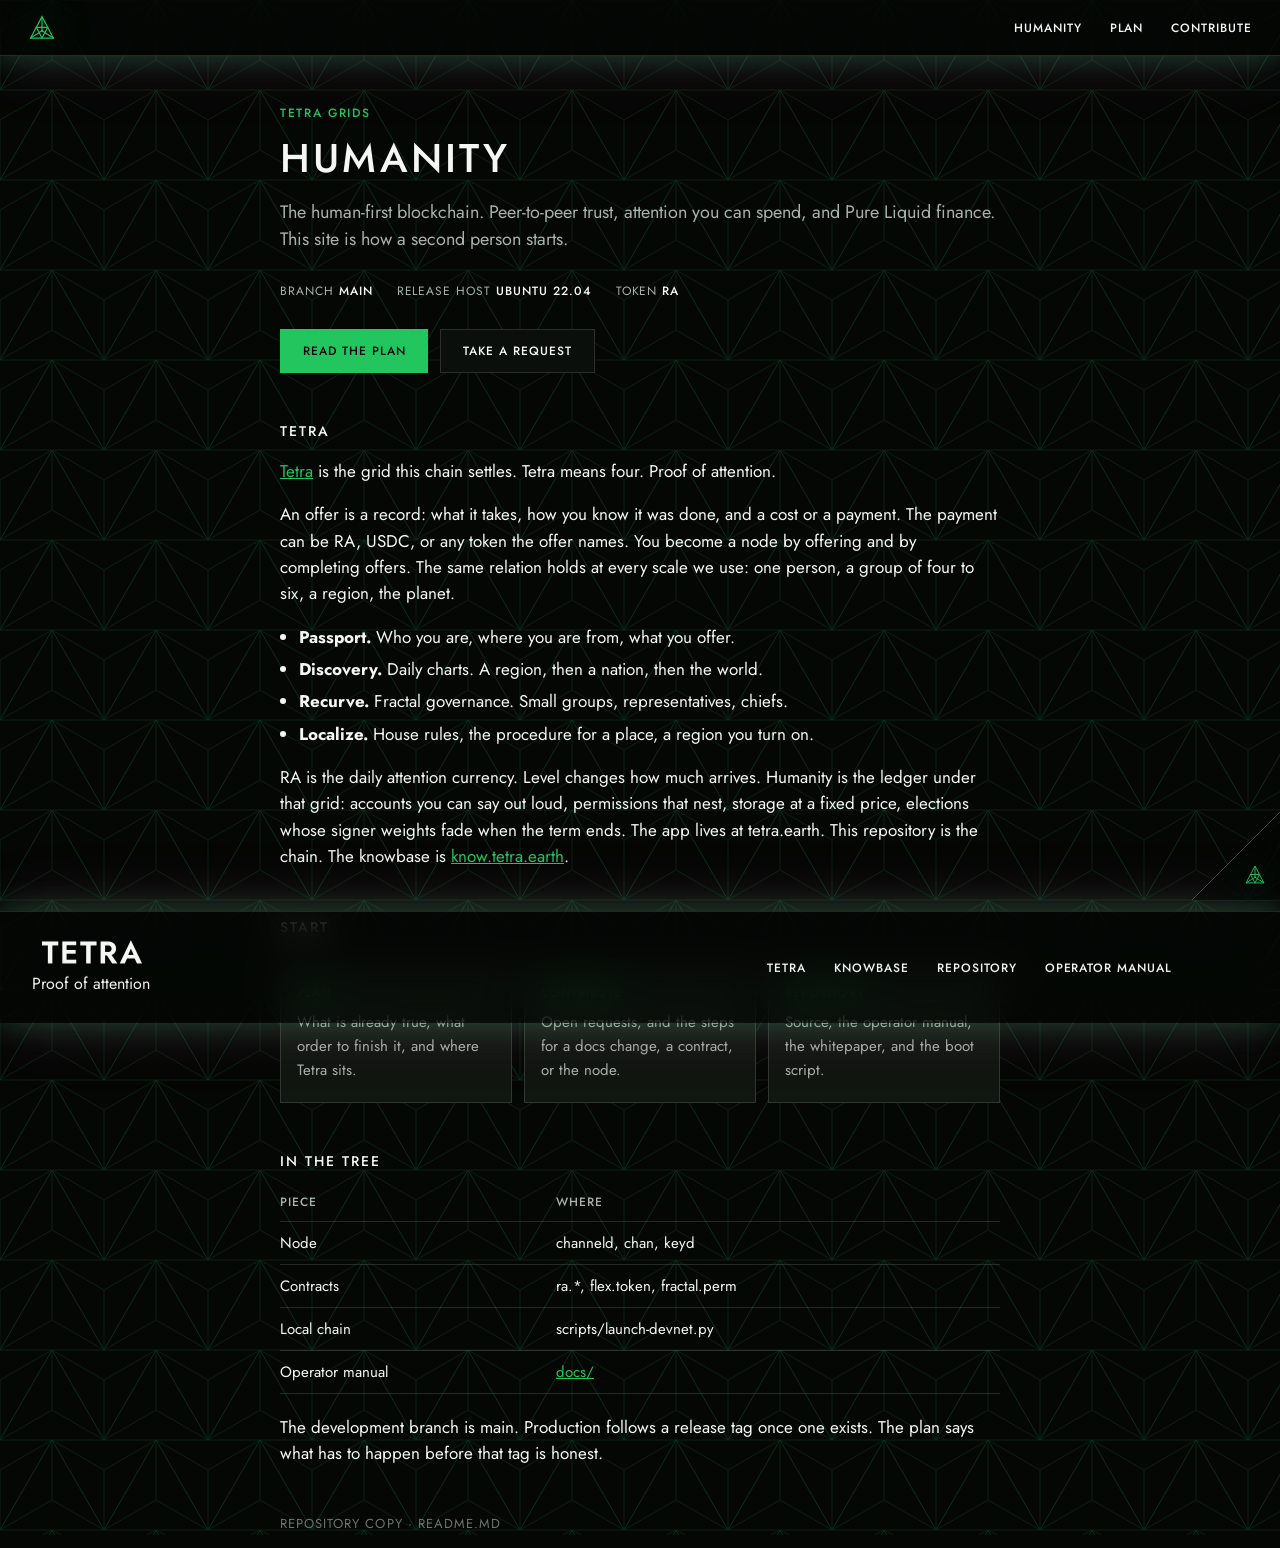
<file: site/index.html>
<!DOCTYPE html>
<html lang="en">
<head>
  <meta charset="utf-8">
  <meta name="viewport" content="width=device-width, initial-scale=1">
  <title>Humanity</title>
  <meta name="description" content="Humanity is the chain under Tetra. Proof of attention, settled on a human-first ledger.">
  <meta name="theme-color" content="#050705">
  <link rel="icon" href="favicon.svg" type="image/svg+xml">
  <link rel="preconnect" href="https://fonts.googleapis.com">
  <link rel="preconnect" href="https://fonts.gstatic.com" crossorigin>
  <link href="https://fonts.googleapis.com/css2?family=Jost:wght@400;500&display=swap" rel="stylesheet">
  <link rel="stylesheet" href="brand/tokens.css">
  <link rel="stylesheet" href="brand/chrome.css">
  <link rel="stylesheet" href="brand/buttons.css">
  <link rel="stylesheet" href="site.css">
</head>
<body data-root="./">
  <a class="skip" href="#content">Skip to content</a>
  <main id="content" class="tetra-main">
    <div class="wrap">
      <p class="kicker">Tetra Grids</p>
      <h1>Humanity</h1>
      <p class="lede">The human-first blockchain. Peer-to-peer trust, attention you can spend, and Pure Liquid finance. This site is how a second person starts.</p>

      <p class="status"><span>Branch <b>main</b></span><span>Release host <b>Ubuntu 22.04</b></span><span>Token <b>RA</b></span></p>

      <div class="actions">
        <a class="tetra-btn tetra-btn--primary" href="plan/">Read the plan</a>
        <a class="tetra-btn" href="contribute/">Take a request</a>
      </div>

      <h2>Tetra</h2>
      <p><a href="https://tetra.earth">Tetra</a> is the grid this chain settles. Tetra means four. Proof of attention.</p>
      <p>An offer is a record: what it takes, how you know it was done, and a cost or a payment. The payment can be RA, USDC, or any token the offer names. You become a node by offering and by completing offers. The same relation holds at every scale we use: one person, a group of four to six, a region, the planet.</p>
      <ul>
        <li><b>Passport.</b> Who you are, where you are from, what you offer.</li>
        <li><b>Discovery.</b> Daily charts. A region, then a nation, then the world.</li>
        <li><b>Recurve.</b> Fractal governance. Small groups, representatives, chiefs.</li>
        <li><b>Localize.</b> House rules, the procedure for a place, a region you turn on.</li>
      </ul>
      <p>RA is the daily attention currency. Level changes how much arrives. Humanity is the ledger under that grid: accounts you can say out loud, permissions that nest, storage at a fixed price, elections whose signer weights fade when the term ends. The app lives at tetra.earth. This repository is the chain. The knowbase is <a href="https://know.tetra.earth">know.tetra.earth</a>.</p>

      <h2>Start</h2>
      <div class="cards">
        <a class="card" href="plan/"><strong>Plan</strong><span>What is already true, what order to finish it, and where Tetra sits.</span></a>
        <a class="card" href="contribute/"><strong>Contribute</strong><span>Open requests, and the steps for a docs change, a contract, or the node.</span></a>
        <a class="card" href="https://github.com/dougbutner/Humanity"><strong>Repository</strong><span>Source, the operator manual, the whitepaper, and the boot script.</span></a>
      </div>

      <h2>In the tree</h2>
      <table>
        <thead>
          <tr><th>Piece</th><th>Where</th></tr>
        </thead>
        <tbody>
          <tr><td>Node</td><td><code>channeld</code>, <code>chan</code>, <code>keyd</code></td></tr>
          <tr><td>Contracts</td><td><code>ra.*</code>, <code>flex.token</code>, <code>fractal.perm</code></td></tr>
          <tr><td>Local chain</td><td><code>scripts/launch-devnet.py</code></td></tr>
          <tr><td>Operator manual</td><td><a href="https://github.com/dougbutner/Humanity/tree/main/docs">docs/</a></td></tr>
        </tbody>
      </table>
      <p>The development branch is <code>main</code>. Production follows a release tag once one exists. The plan says what has to happen before that tag is honest.</p>
      <p class="source">Repository copy · README.md</p>
    </div>
  </main>
  <script type="module" src="site.js"></script>
</body>
</html>
</file>
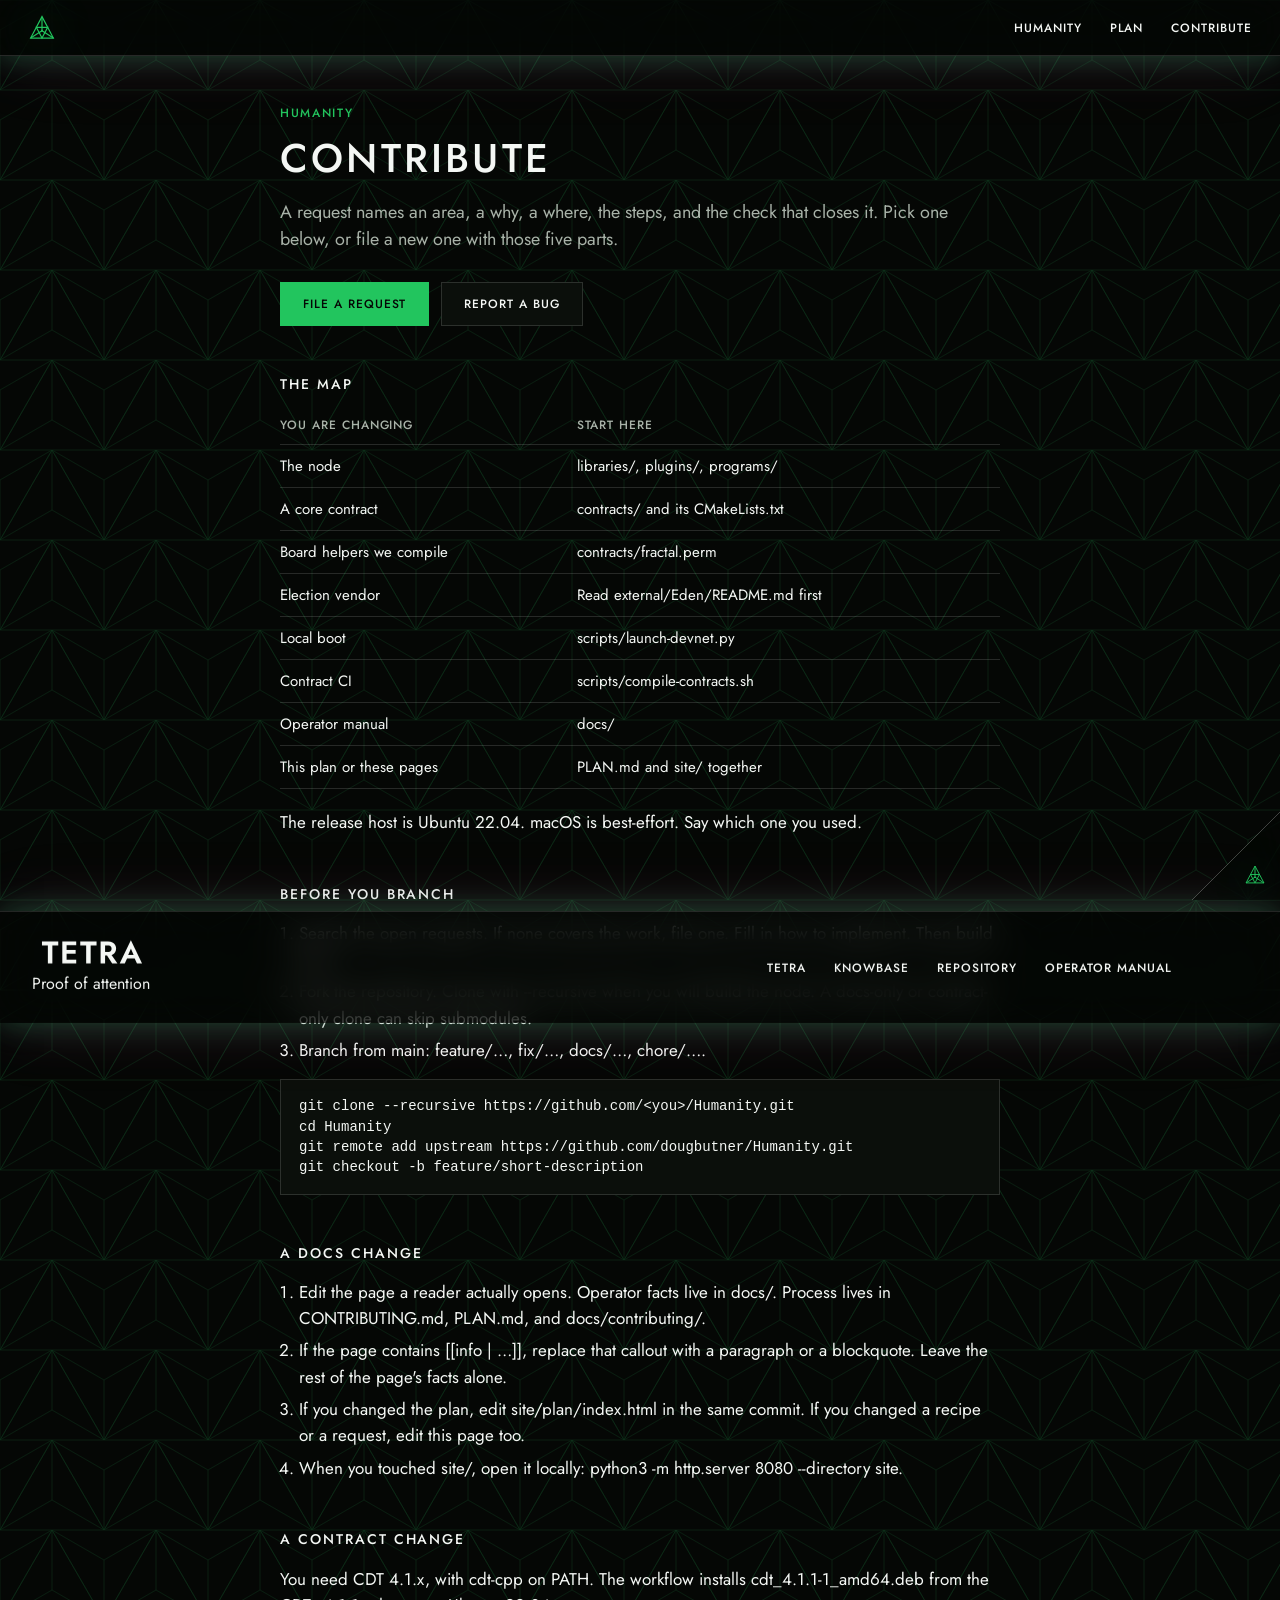
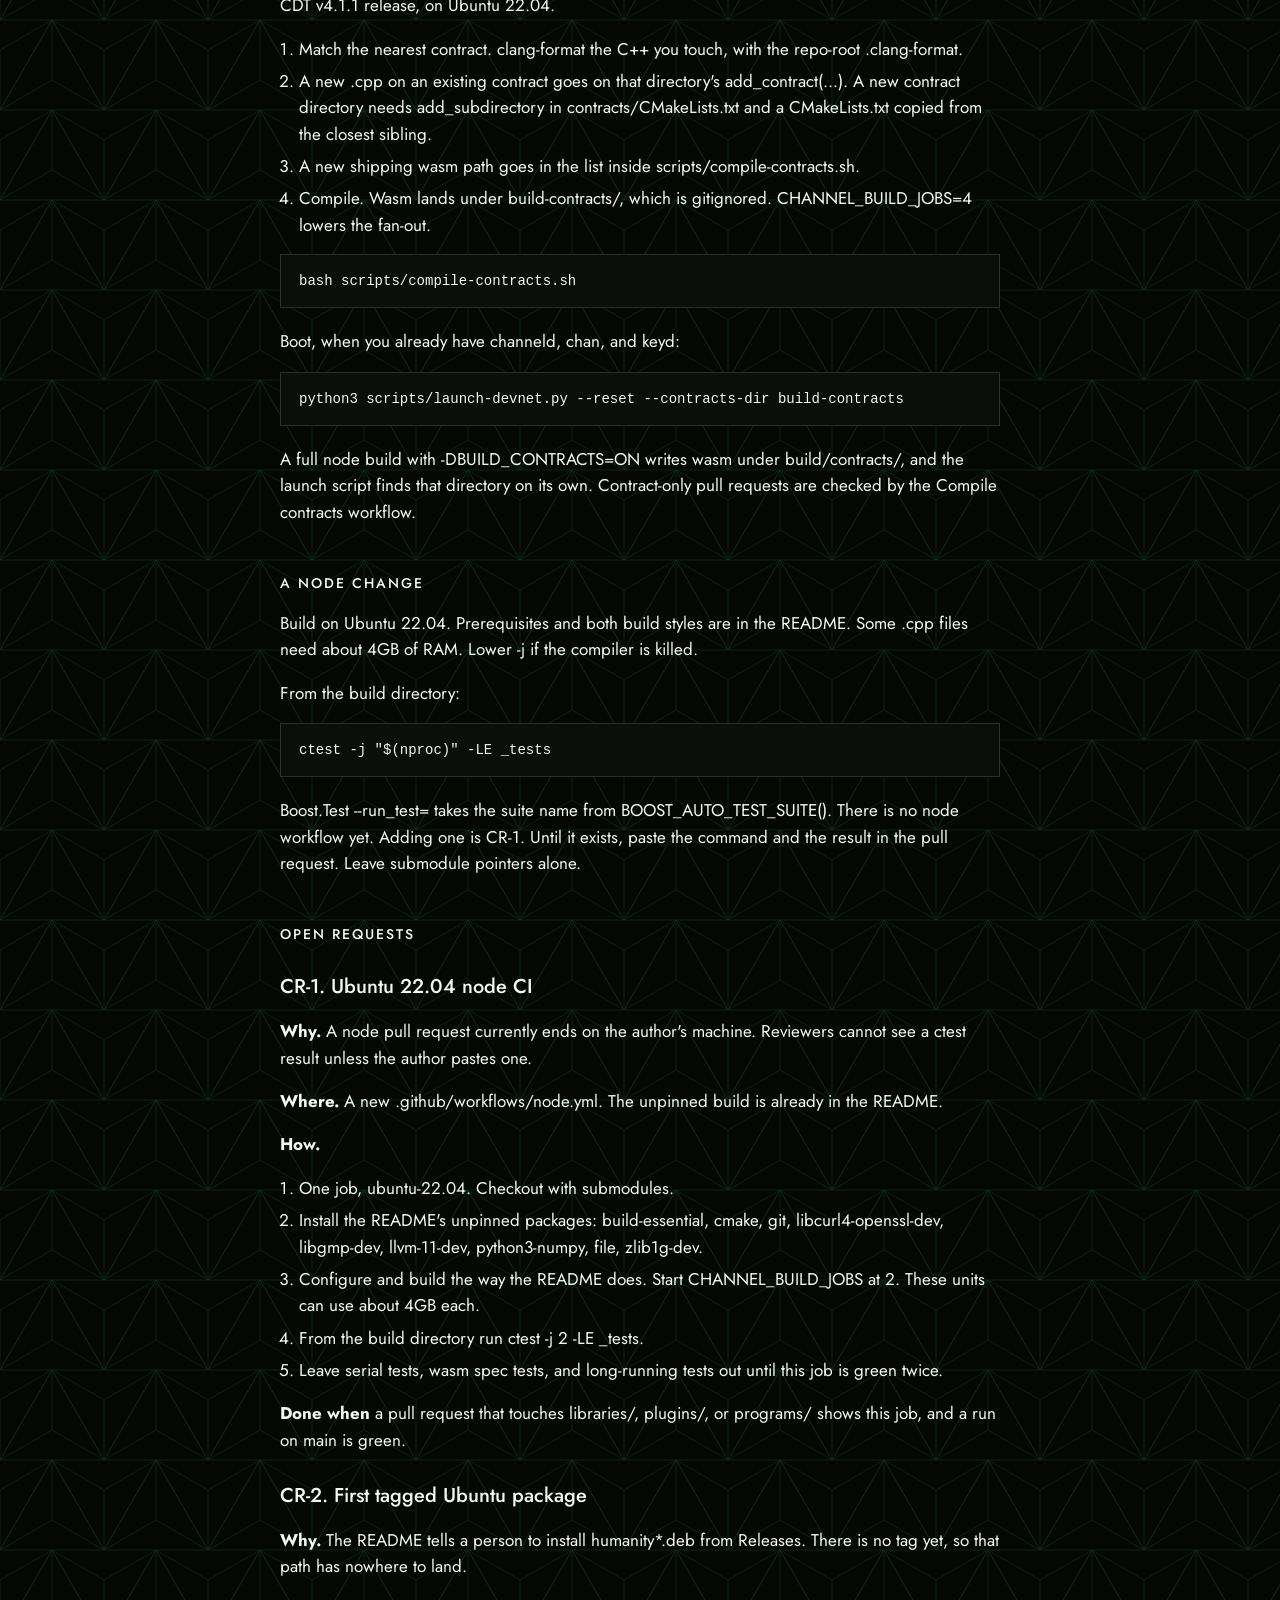
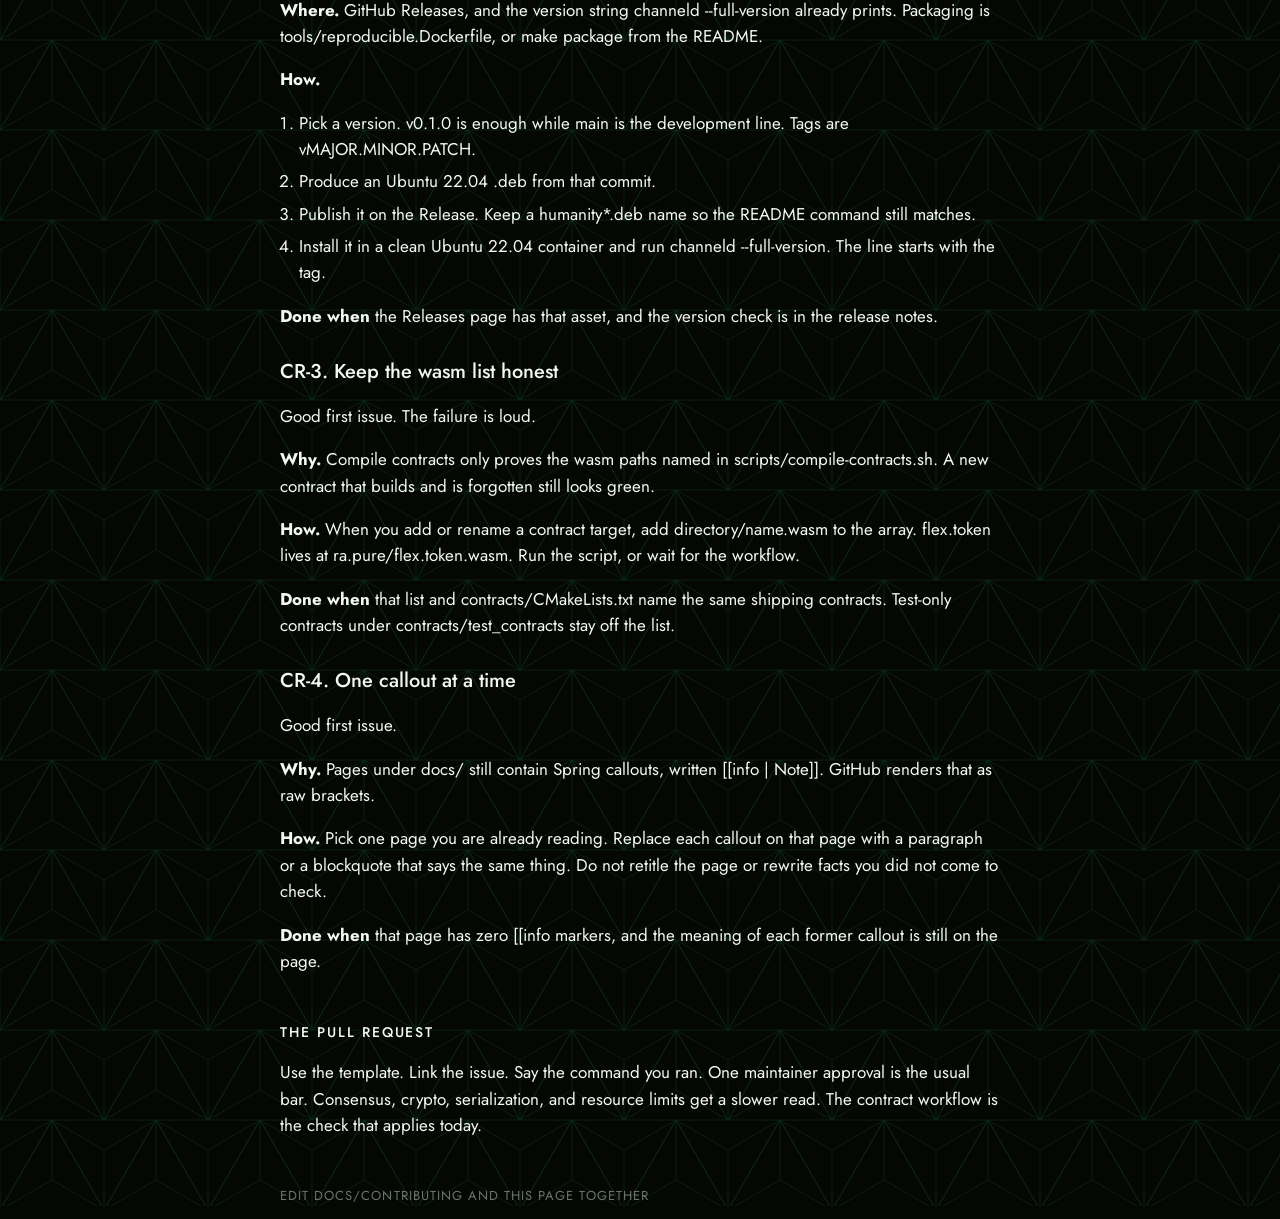
<file: site/contribute/index.html>
<!DOCTYPE html>
<html lang="en">
<head>
  <meta charset="utf-8">
  <meta name="viewport" content="width=device-width, initial-scale=1">
  <title>Contribute · Humanity</title>
  <meta name="description" content="Contribution requests for Humanity, and how to implement each kind.">
  <meta name="theme-color" content="#050705">
  <link rel="icon" href="../favicon.svg" type="image/svg+xml">
  <link rel="preconnect" href="https://fonts.googleapis.com">
  <link rel="preconnect" href="https://fonts.gstatic.com" crossorigin>
  <link href="https://fonts.googleapis.com/css2?family=Jost:wght@400;500&display=swap" rel="stylesheet">
  <link rel="stylesheet" href="../brand/tokens.css">
  <link rel="stylesheet" href="../brand/chrome.css">
  <link rel="stylesheet" href="../brand/buttons.css">
  <link rel="stylesheet" href="../site.css">
</head>
<body data-root="../">
  <a class="skip" href="#content">Skip to content</a>
  <main id="content" class="tetra-main">
    <div class="wrap">
      <p class="kicker">Humanity</p>
      <h1>Contribute</h1>
      <p class="lede">A request names an area, a why, a where, the steps, and the check that closes it. Pick one below, or file a new one with those five parts.</p>
      <div class="actions">
        <a class="tetra-btn tetra-btn--primary" href="https://github.com/dougbutner/Humanity/issues/new?template=contribution-request.yml">File a request</a>
        <a class="tetra-btn" href="https://github.com/dougbutner/Humanity/issues/new?template=bug.yml">Report a bug</a>
      </div>

      <h2>The map</h2>
      <table>
        <thead>
          <tr><th>You are changing</th><th>Start here</th></tr>
        </thead>
        <tbody>
          <tr><td>The node</td><td><code>libraries/</code>, <code>plugins/</code>, <code>programs/</code></td></tr>
          <tr><td>A core contract</td><td><code>contracts/</code> and its <code>CMakeLists.txt</code></td></tr>
          <tr><td>Board helpers we compile</td><td><code>contracts/fractal.perm</code></td></tr>
          <tr><td>Election vendor</td><td>Read <code>external/Eden/README.md</code> first</td></tr>
          <tr><td>Local boot</td><td><code>scripts/launch-devnet.py</code></td></tr>
          <tr><td>Contract CI</td><td><code>scripts/compile-contracts.sh</code></td></tr>
          <tr><td>Operator manual</td><td><code>docs/</code></td></tr>
          <tr><td>This plan or these pages</td><td><code>PLAN.md</code> and <code>site/</code> together</td></tr>
        </tbody>
      </table>
      <p>The release host is Ubuntu 22.04. macOS is best-effort. Say which one you used.</p>

      <h2>Before you branch</h2>
      <ol>
        <li>Search the open requests. If none covers the work, file one. Fill in how to implement. Then build that.</li>
        <li>Fork the repository. Clone with <code>--recursive</code> when you will build the node. A docs-only or contract-only clone can skip submodules.</li>
        <li>Branch from <code>main</code>: <code>feature/…</code>, <code>fix/…</code>, <code>docs/…</code>, <code>chore/…</code>.</li>
      </ol>
      <pre>git clone --recursive https://github.com/&lt;you&gt;/Humanity.git
cd Humanity
git remote add upstream https://github.com/dougbutner/Humanity.git
git checkout -b feature/short-description</pre>

      <h2>A docs change</h2>
      <ol>
        <li>Edit the page a reader actually opens. Operator facts live in <code>docs/</code>. Process lives in <code>CONTRIBUTING.md</code>, <code>PLAN.md</code>, and <code>docs/contributing/</code>.</li>
        <li>If the page contains <code>[[info | …]]</code>, replace that callout with a paragraph or a blockquote. Leave the rest of the page's facts alone.</li>
        <li>If you changed the plan, edit <code>site/plan/index.html</code> in the same commit. If you changed a recipe or a request, edit this page too.</li>
        <li>When you touched <code>site/</code>, open it locally: <code>python3 -m http.server 8080 --directory site</code>.</li>
      </ol>

      <h2>A contract change</h2>
      <p>You need CDT 4.1.x, with <code>cdt-cpp</code> on <code>PATH</code>. The workflow installs <code>cdt_4.1.1-1_amd64.deb</code> from the CDT v4.1.1 release, on Ubuntu 22.04.</p>
      <ol>
        <li>Match the nearest contract. <code>clang-format</code> the C++ you touch, with the repo-root <code>.clang-format</code>.</li>
        <li>A new <code>.cpp</code> on an existing contract goes on that directory's <code>add_contract(...)</code>. A new contract directory needs <code>add_subdirectory</code> in <code>contracts/CMakeLists.txt</code> and a <code>CMakeLists.txt</code> copied from the closest sibling.</li>
        <li>A new shipping wasm path goes in the list inside <code>scripts/compile-contracts.sh</code>.</li>
        <li>Compile. Wasm lands under <code>build-contracts/</code>, which is gitignored. <code>CHANNEL_BUILD_JOBS=4</code> lowers the fan-out.</li>
      </ol>
      <pre>bash scripts/compile-contracts.sh</pre>
      <p>Boot, when you already have <code>channeld</code>, <code>chan</code>, and <code>keyd</code>:</p>
      <pre>python3 scripts/launch-devnet.py --reset --contracts-dir build-contracts</pre>
      <p>A full node build with <code>-DBUILD_CONTRACTS=ON</code> writes wasm under <code>build/contracts/</code>, and the launch script finds that directory on its own. Contract-only pull requests are checked by the Compile contracts workflow.</p>

      <h2>A node change</h2>
      <p>Build on Ubuntu 22.04. Prerequisites and both build styles are in the README. Some <code>.cpp</code> files need about 4GB of RAM. Lower <code>-j</code> if the compiler is killed.</p>
      <p>From the build directory:</p>
      <pre>ctest -j "$(nproc)" -LE _tests</pre>
      <p>Boost.Test <code>--run_test=</code> takes the suite name from <code>BOOST_AUTO_TEST_SUITE()</code>. There is no node workflow yet. Adding one is CR-1. Until it exists, paste the command and the result in the pull request. Leave submodule pointers alone.</p>

      <h2>Open requests</h2>

      <h3 id="cr-1">CR-1. Ubuntu 22.04 node CI</h3>
      <p><b>Why.</b> A node pull request currently ends on the author's machine. Reviewers cannot see a <code>ctest</code> result unless the author pastes one.</p>
      <p><b>Where.</b> A new <code>.github/workflows/node.yml</code>. The unpinned build is already in the README.</p>
      <p><b>How.</b></p>
      <ol>
        <li>One job, <code>ubuntu-22.04</code>. Checkout with submodules.</li>
        <li>Install the README's unpinned packages: <code>build-essential</code>, <code>cmake</code>, <code>git</code>, <code>libcurl4-openssl-dev</code>, <code>libgmp-dev</code>, <code>llvm-11-dev</code>, <code>python3-numpy</code>, <code>file</code>, <code>zlib1g-dev</code>.</li>
        <li>Configure and build the way the README does. Start <code>CHANNEL_BUILD_JOBS</code> at 2. These units can use about 4GB each.</li>
        <li>From the build directory run <code>ctest -j 2 -LE _tests</code>.</li>
        <li>Leave serial tests, wasm spec tests, and long-running tests out until this job is green twice.</li>
      </ol>
      <p><b>Done when</b> a pull request that touches <code>libraries/</code>, <code>plugins/</code>, or <code>programs/</code> shows this job, and a run on <code>main</code> is green.</p>

      <h3 id="cr-2">CR-2. First tagged Ubuntu package</h3>
      <p><b>Why.</b> The README tells a person to install <code>humanity*.deb</code> from Releases. There is no tag yet, so that path has nowhere to land.</p>
      <p><b>Where.</b> GitHub Releases, and the version string <code>channeld --full-version</code> already prints. Packaging is <code>tools/reproducible.Dockerfile</code>, or <code>make package</code> from the README.</p>
      <p><b>How.</b></p>
      <ol>
        <li>Pick a version. <code>v0.1.0</code> is enough while <code>main</code> is the development line. Tags are <code>vMAJOR.MINOR.PATCH</code>.</li>
        <li>Produce an Ubuntu 22.04 <code>.deb</code> from that commit.</li>
        <li>Publish it on the Release. Keep a <code>humanity*.deb</code> name so the README command still matches.</li>
        <li>Install it in a clean Ubuntu 22.04 container and run <code>channeld --full-version</code>. The line starts with the tag.</li>
      </ol>
      <p><b>Done when</b> the Releases page has that asset, and the version check is in the release notes.</p>

      <h3 id="cr-3">CR-3. Keep the wasm list honest</h3>
      <p>Good first issue. The failure is loud.</p>
      <p><b>Why.</b> Compile contracts only proves the wasm paths named in <code>scripts/compile-contracts.sh</code>. A new contract that builds and is forgotten still looks green.</p>
      <p><b>How.</b> When you add or rename a contract target, add <code>directory/name.wasm</code> to the array. <code>flex.token</code> lives at <code>ra.pure/flex.token.wasm</code>. Run the script, or wait for the workflow.</p>
      <p><b>Done when</b> that list and <code>contracts/CMakeLists.txt</code> name the same shipping contracts. Test-only contracts under <code>contracts/test_contracts</code> stay off the list.</p>

      <h3 id="cr-4">CR-4. One callout at a time</h3>
      <p>Good first issue.</p>
      <p><b>Why.</b> Pages under <code>docs/</code> still contain Spring callouts, written <code>[[info | Note]]</code>. GitHub renders that as raw brackets.</p>
      <p><b>How.</b> Pick one page you are already reading. Replace each callout on that page with a paragraph or a blockquote that says the same thing. Do not retitle the page or rewrite facts you did not come to check.</p>
      <p><b>Done when</b> that page has zero <code>[[info</code> markers, and the meaning of each former callout is still on the page.</p>

      <h2>The pull request</h2>
      <p>Use the template. Link the issue. Say the command you ran. One maintainer approval is the usual bar. Consensus, crypto, serialization, and resource limits get a slower read. The contract workflow is the check that applies today.</p>

      <p class="source">Edit docs/contributing and this page together</p>
    </div>
  </main>
  <script type="module" src="../site.js"></script>
</body>
</html>
</file>
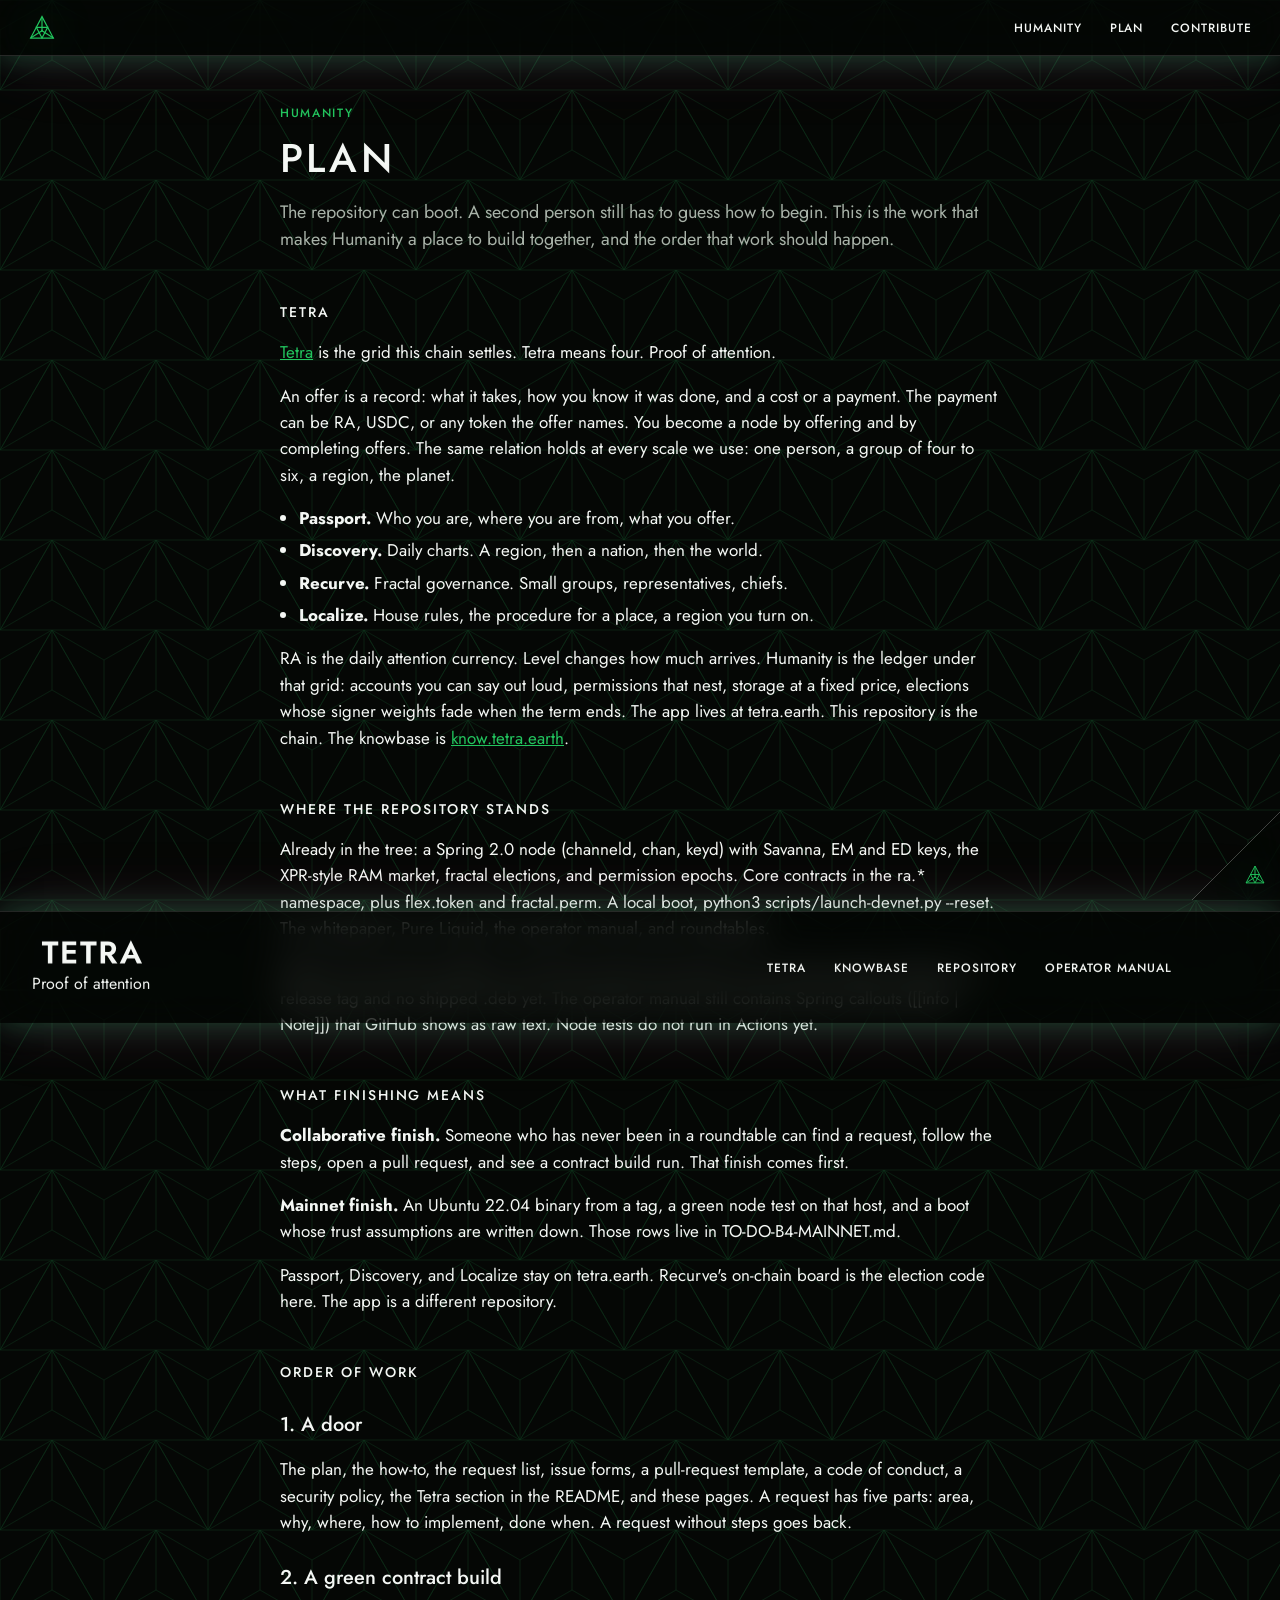
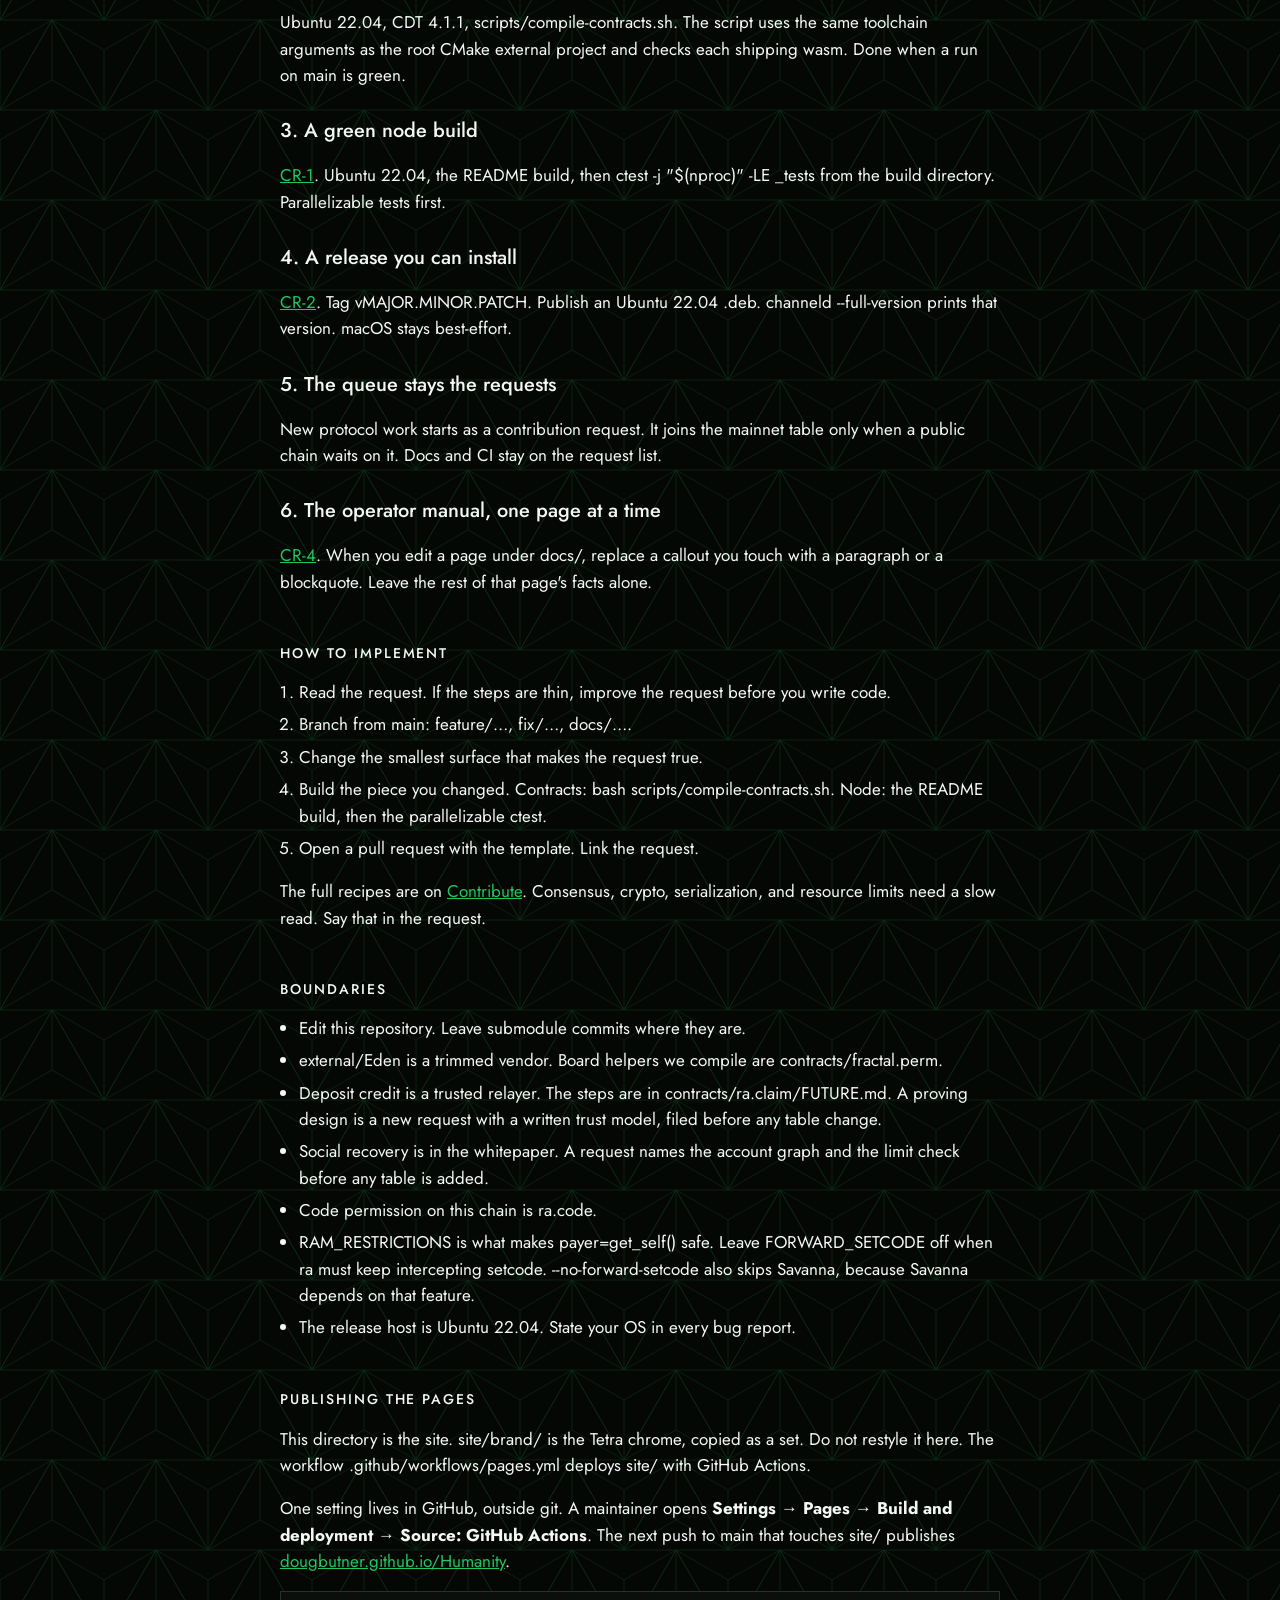
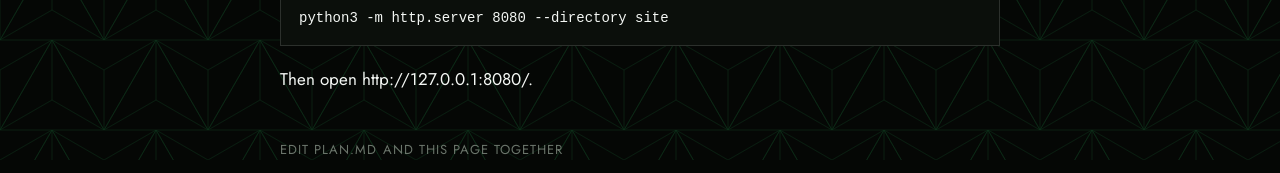
<file: site/plan/index.html>
<!DOCTYPE html>
<html lang="en">
<head>
  <meta charset="utf-8">
  <meta name="viewport" content="width=device-width, initial-scale=1">
  <title>Plan · Humanity</title>
  <meta name="description" content="The plan to finish Humanity as a place other people can build.">
  <meta name="theme-color" content="#050705">
  <link rel="icon" href="../favicon.svg" type="image/svg+xml">
  <link rel="preconnect" href="https://fonts.googleapis.com">
  <link rel="preconnect" href="https://fonts.gstatic.com" crossorigin>
  <link href="https://fonts.googleapis.com/css2?family=Jost:wght@400;500&display=swap" rel="stylesheet">
  <link rel="stylesheet" href="../brand/tokens.css">
  <link rel="stylesheet" href="../brand/chrome.css">
  <link rel="stylesheet" href="../brand/buttons.css">
  <link rel="stylesheet" href="../site.css">
</head>
<body data-root="../">
  <a class="skip" href="#content">Skip to content</a>
  <main id="content" class="tetra-main">
    <div class="wrap">
      <p class="kicker">Humanity</p>
      <h1>Plan</h1>
      <p class="lede">The repository can boot. A second person still has to guess how to begin. This is the work that makes Humanity a place to build together, and the order that work should happen.</p>

      <h2 id="tetra">Tetra</h2>
      <p><a href="https://tetra.earth">Tetra</a> is the grid this chain settles. Tetra means four. Proof of attention.</p>
      <p>An offer is a record: what it takes, how you know it was done, and a cost or a payment. The payment can be RA, USDC, or any token the offer names. You become a node by offering and by completing offers. The same relation holds at every scale we use: one person, a group of four to six, a region, the planet.</p>
      <ul>
        <li><b>Passport.</b> Who you are, where you are from, what you offer.</li>
        <li><b>Discovery.</b> Daily charts. A region, then a nation, then the world.</li>
        <li><b>Recurve.</b> Fractal governance. Small groups, representatives, chiefs.</li>
        <li><b>Localize.</b> House rules, the procedure for a place, a region you turn on.</li>
      </ul>
      <p>RA is the daily attention currency. Level changes how much arrives. Humanity is the ledger under that grid: accounts you can say out loud, permissions that nest, storage at a fixed price, elections whose signer weights fade when the term ends. The app lives at tetra.earth. This repository is the chain. The knowbase is <a href="https://know.tetra.earth">know.tetra.earth</a>.</p>

      <h2>Where the repository stands</h2>
      <p>Already in the tree: a Spring 2.0 node (<code>channeld</code>, <code>chan</code>, <code>keyd</code>) with Savanna, EM and ED keys, the XPR-style RAM market, fractal elections, and permission epochs. Core contracts in the <code>ra.*</code> namespace, plus <code>flex.token</code> and <code>fractal.perm</code>. A local boot, <code>python3 scripts/launch-devnet.py --reset</code>. The whitepaper, Pure Liquid, the operator manual, and roundtables.</p>
      <p>Still thin: the contract workflow is in the tree and counts when a run on <code>main</code> is green. There is no release tag and no shipped <code>.deb</code> yet. The operator manual still contains Spring callouts (<code>[[info | Note]]</code>) that GitHub shows as raw text. Node tests do not run in Actions yet.</p>

      <h2>What finishing means</h2>
      <p><b>Collaborative finish.</b> Someone who has never been in a roundtable can find a request, follow the steps, open a pull request, and see a contract build run. That finish comes first.</p>
      <p><b>Mainnet finish.</b> An Ubuntu 22.04 binary from a tag, a green node test on that host, and a boot whose trust assumptions are written down. Those rows live in <code>TO-DO-B4-MAINNET.md</code>.</p>
      <p>Passport, Discovery, and Localize stay on tetra.earth. Recurve's on-chain board is the election code here. The app is a different repository.</p>

      <h2>Order of work</h2>
      <h3>1. A door</h3>
      <p>The plan, the how-to, the request list, issue forms, a pull-request template, a code of conduct, a security policy, the Tetra section in the README, and these pages. A request has five parts: area, why, where, how to implement, done when. A request without steps goes back.</p>
      <h3>2. A green contract build</h3>
      <p>Ubuntu 22.04, CDT 4.1.1, <code>scripts/compile-contracts.sh</code>. The script uses the same toolchain arguments as the root CMake external project and checks each shipping wasm. Done when a run on <code>main</code> is green.</p>
      <h3>3. A green node build</h3>
      <p><a href="../contribute/#cr-1">CR-1</a>. Ubuntu 22.04, the README build, then <code>ctest -j "$(nproc)" -LE _tests</code> from the build directory. Parallelizable tests first.</p>
      <h3>4. A release you can install</h3>
      <p><a href="../contribute/#cr-2">CR-2</a>. Tag <code>vMAJOR.MINOR.PATCH</code>. Publish an Ubuntu 22.04 <code>.deb</code>. <code>channeld --full-version</code> prints that version. macOS stays best-effort.</p>
      <h3>5. The queue stays the requests</h3>
      <p>New protocol work starts as a contribution request. It joins the mainnet table only when a public chain waits on it. Docs and CI stay on the request list.</p>
      <h3>6. The operator manual, one page at a time</h3>
      <p><a href="../contribute/#cr-4">CR-4</a>. When you edit a page under <code>docs/</code>, replace a callout you touch with a paragraph or a blockquote. Leave the rest of that page's facts alone.</p>

      <h2>How to implement</h2>
      <ol>
        <li>Read the request. If the steps are thin, improve the request before you write code.</li>
        <li>Branch from <code>main</code>: <code>feature/…</code>, <code>fix/…</code>, <code>docs/…</code>.</li>
        <li>Change the smallest surface that makes the request true.</li>
        <li>Build the piece you changed. Contracts: <code>bash scripts/compile-contracts.sh</code>. Node: the README build, then the parallelizable <code>ctest</code>.</li>
        <li>Open a pull request with the template. Link the request.</li>
      </ol>
      <p>The full recipes are on <a href="../contribute/">Contribute</a>. Consensus, crypto, serialization, and resource limits need a slow read. Say that in the request.</p>

      <h2>Boundaries</h2>
      <ul>
        <li>Edit this repository. Leave submodule commits where they are.</li>
        <li><code>external/Eden</code> is a trimmed vendor. Board helpers we compile are <code>contracts/fractal.perm</code>.</li>
        <li>Deposit credit is a trusted relayer. The steps are in <code>contracts/ra.claim/FUTURE.md</code>. A proving design is a new request with a written trust model, filed before any table change.</li>
        <li>Social recovery is in the whitepaper. A request names the account graph and the limit check before any table is added.</li>
        <li>Code permission on this chain is <code>ra.code</code>.</li>
        <li><code>RAM_RESTRICTIONS</code> is what makes <code>payer=get_self()</code> safe. Leave <code>FORWARD_SETCODE</code> off when <code>ra</code> must keep intercepting <code>setcode</code>. <code>--no-forward-setcode</code> also skips Savanna, because Savanna depends on that feature.</li>
        <li>The release host is Ubuntu 22.04. State your OS in every bug report.</li>
      </ul>

      <h2 id="publishing">Publishing the pages</h2>
      <p>This directory is the site. <code>site/brand/</code> is the Tetra chrome, copied as a set. Do not restyle it here. The workflow <code>.github/workflows/pages.yml</code> deploys <code>site/</code> with GitHub Actions.</p>
      <p>One setting lives in GitHub, outside git. A maintainer opens <b>Settings → Pages → Build and deployment → Source: GitHub Actions</b>. The next push to <code>main</code> that touches <code>site/</code> publishes <a href="https://dougbutner.github.io/Humanity/">dougbutner.github.io/Humanity</a>.</p>
      <pre>python3 -m http.server 8080 --directory site</pre>
      <p>Then open <code>http://127.0.0.1:8080/</code>.</p>

      <p class="source">Edit PLAN.md and this page together</p>
    </div>
  </main>
  <script type="module" src="../site.js"></script>
</body>
</html>
</file>
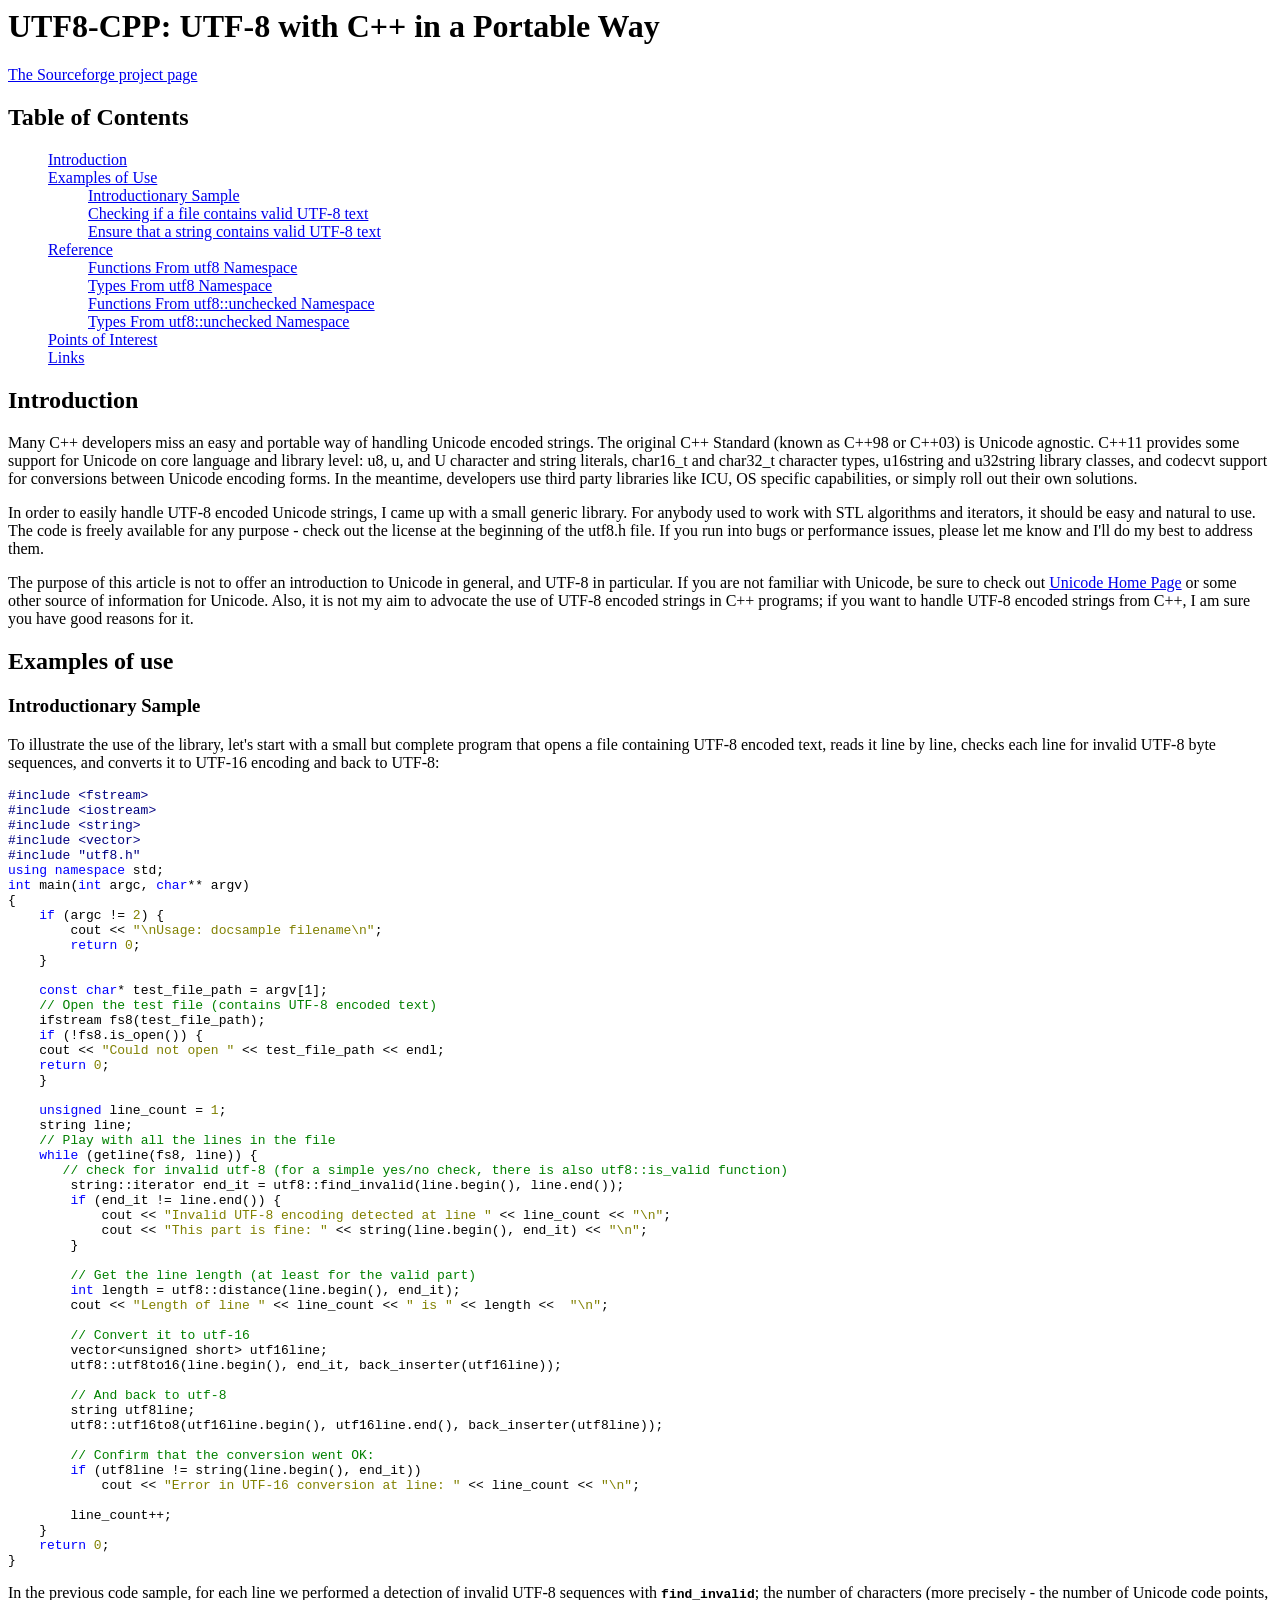
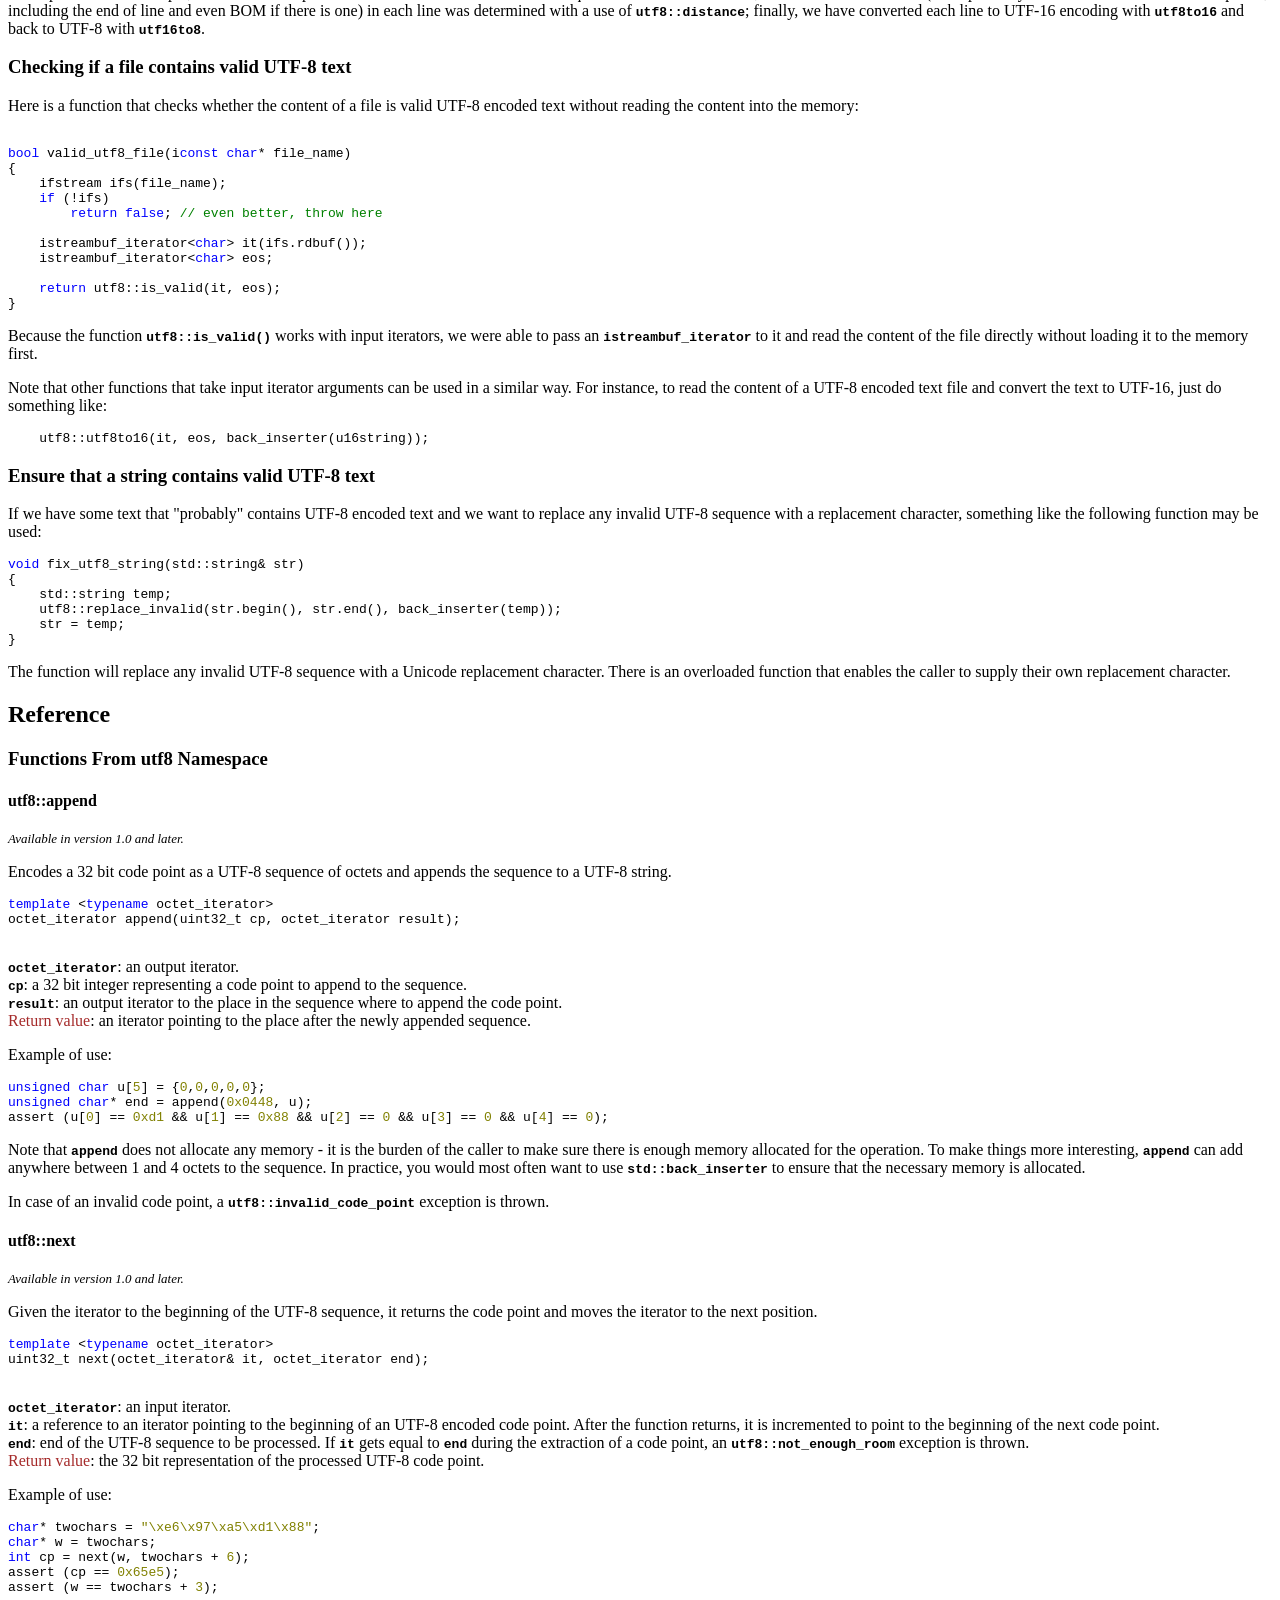
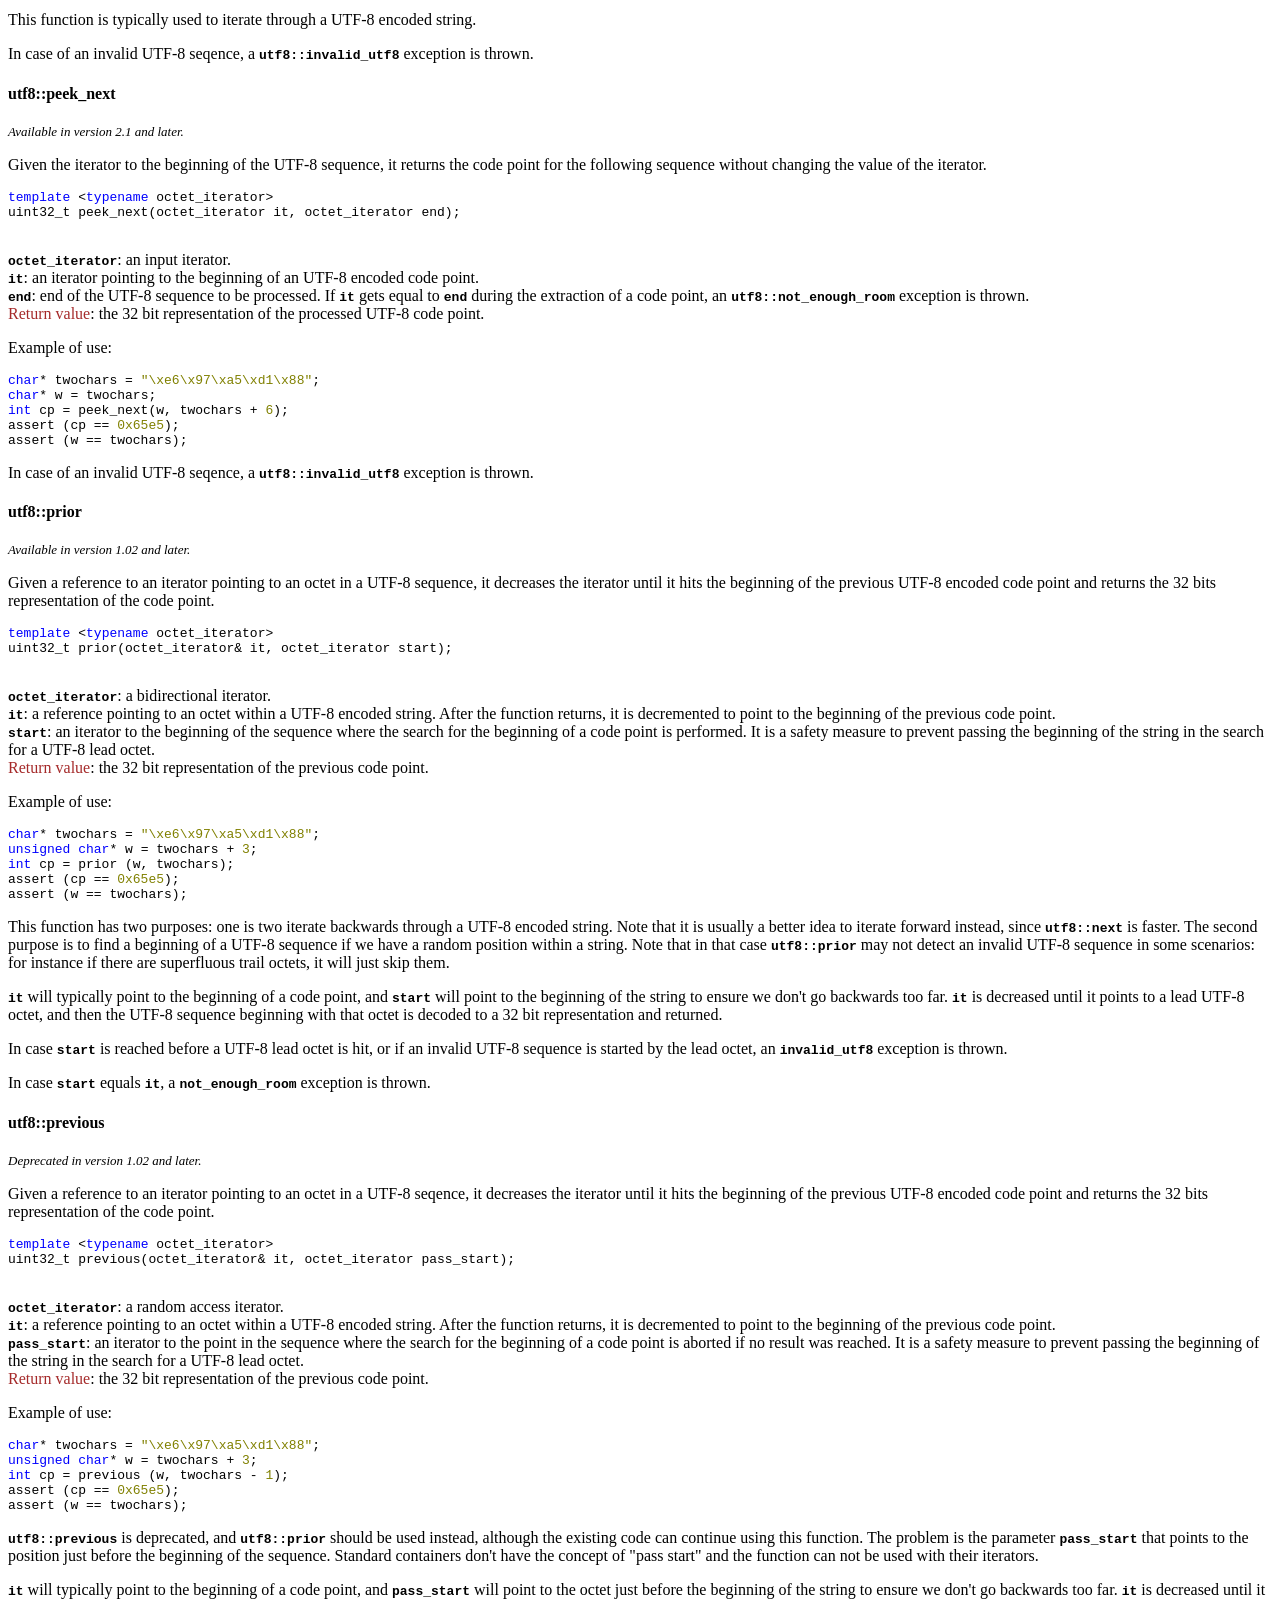
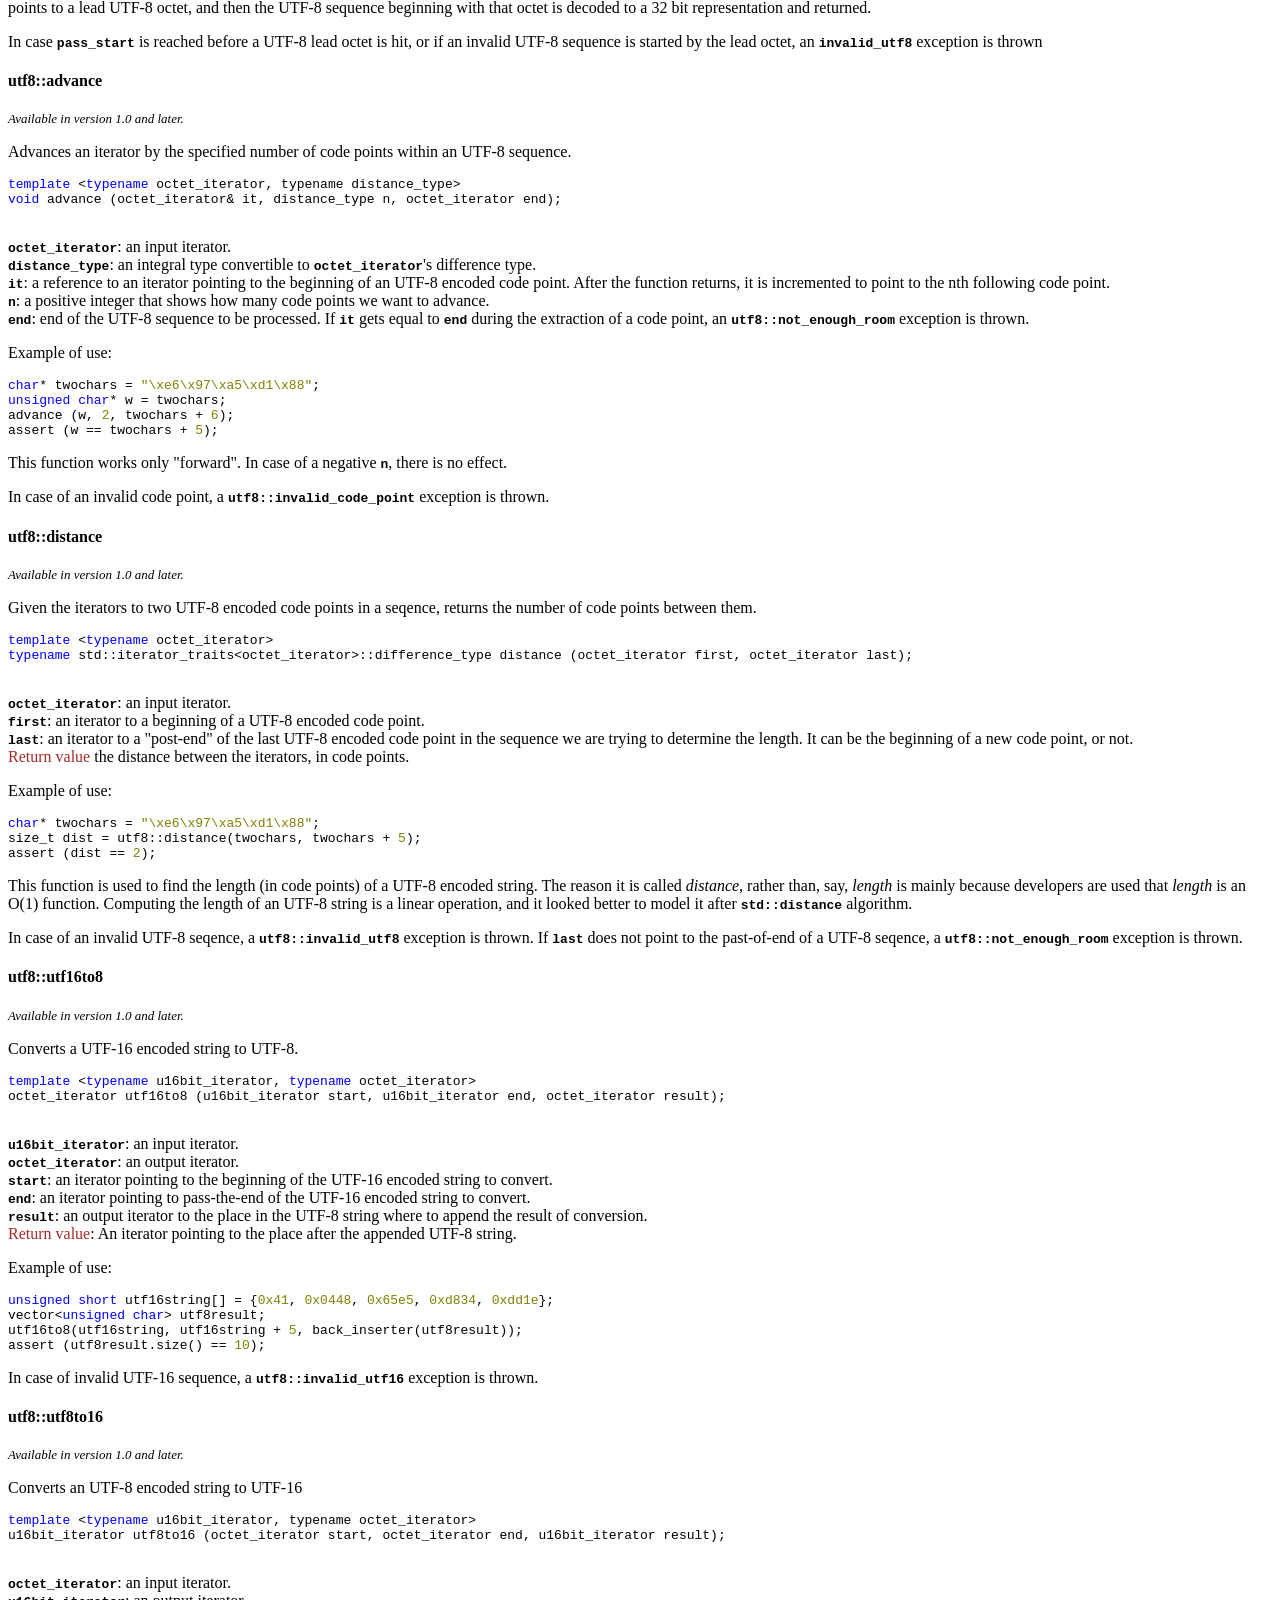
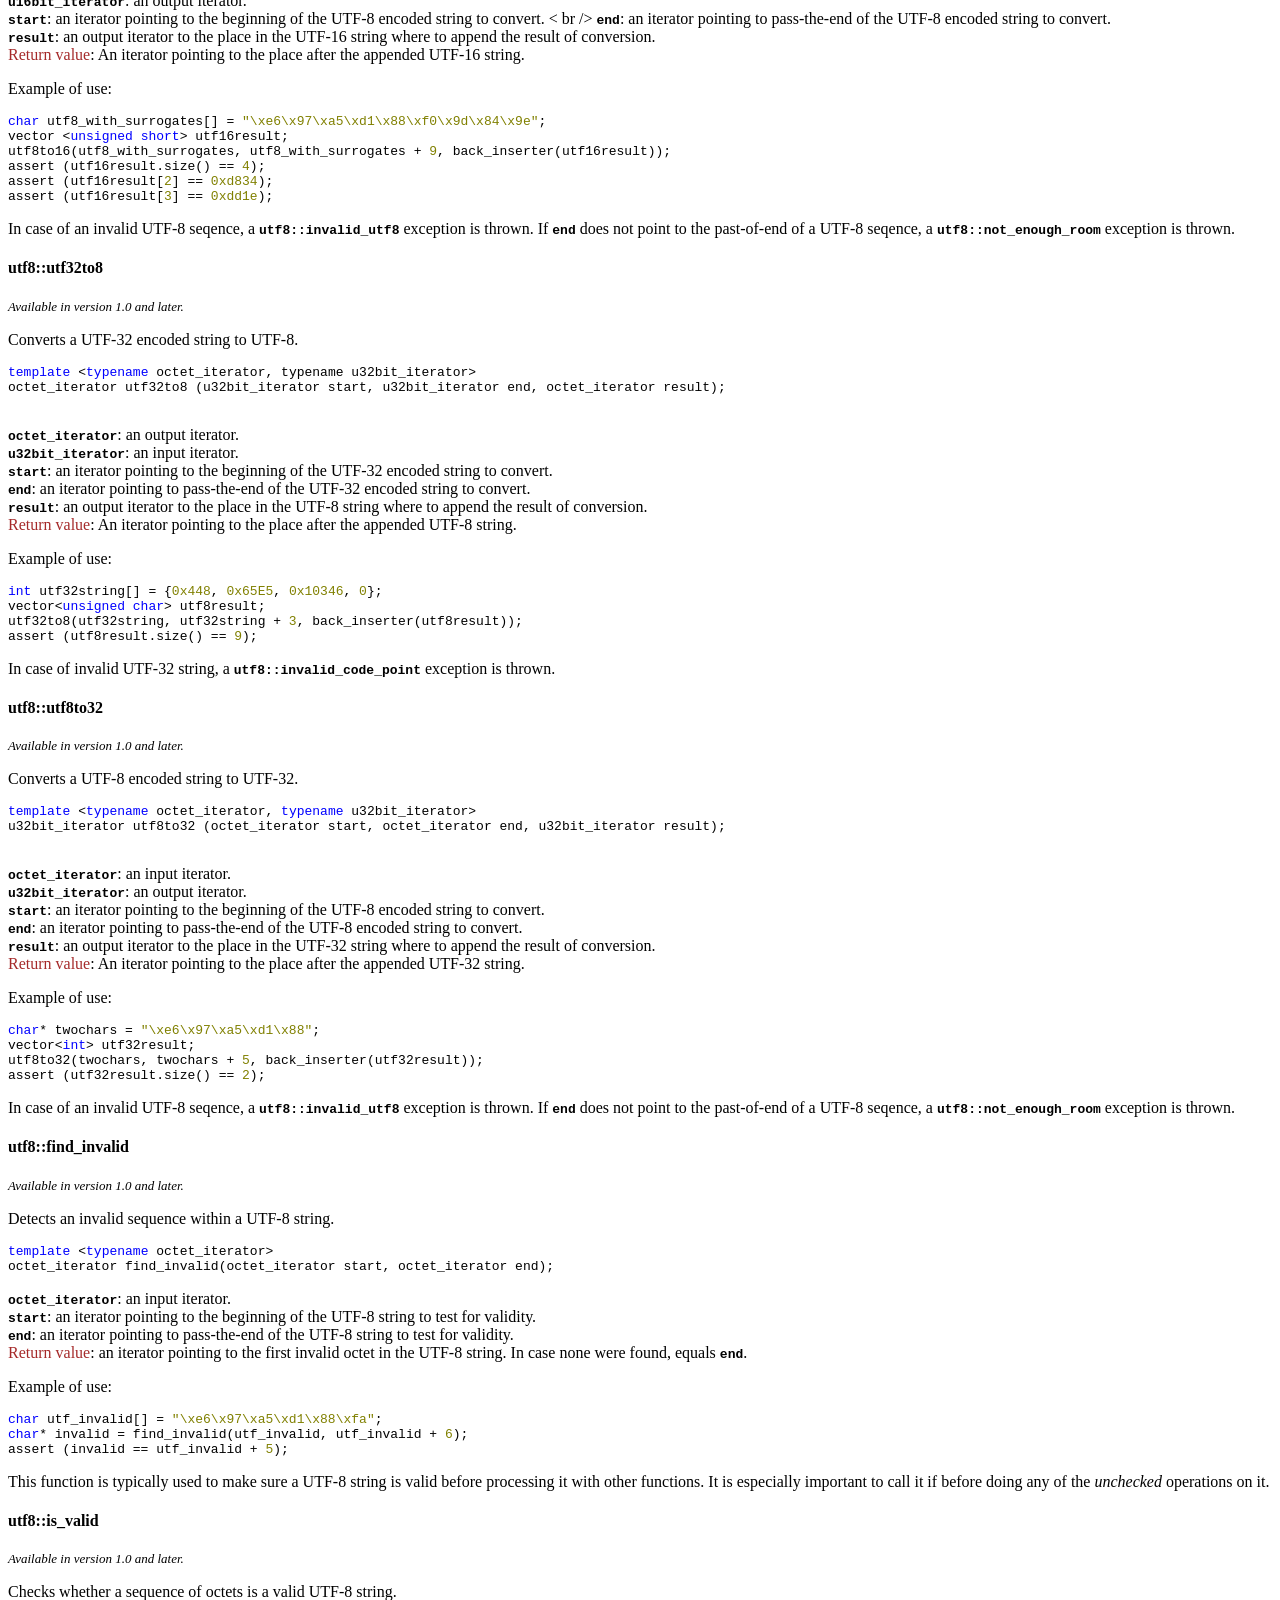
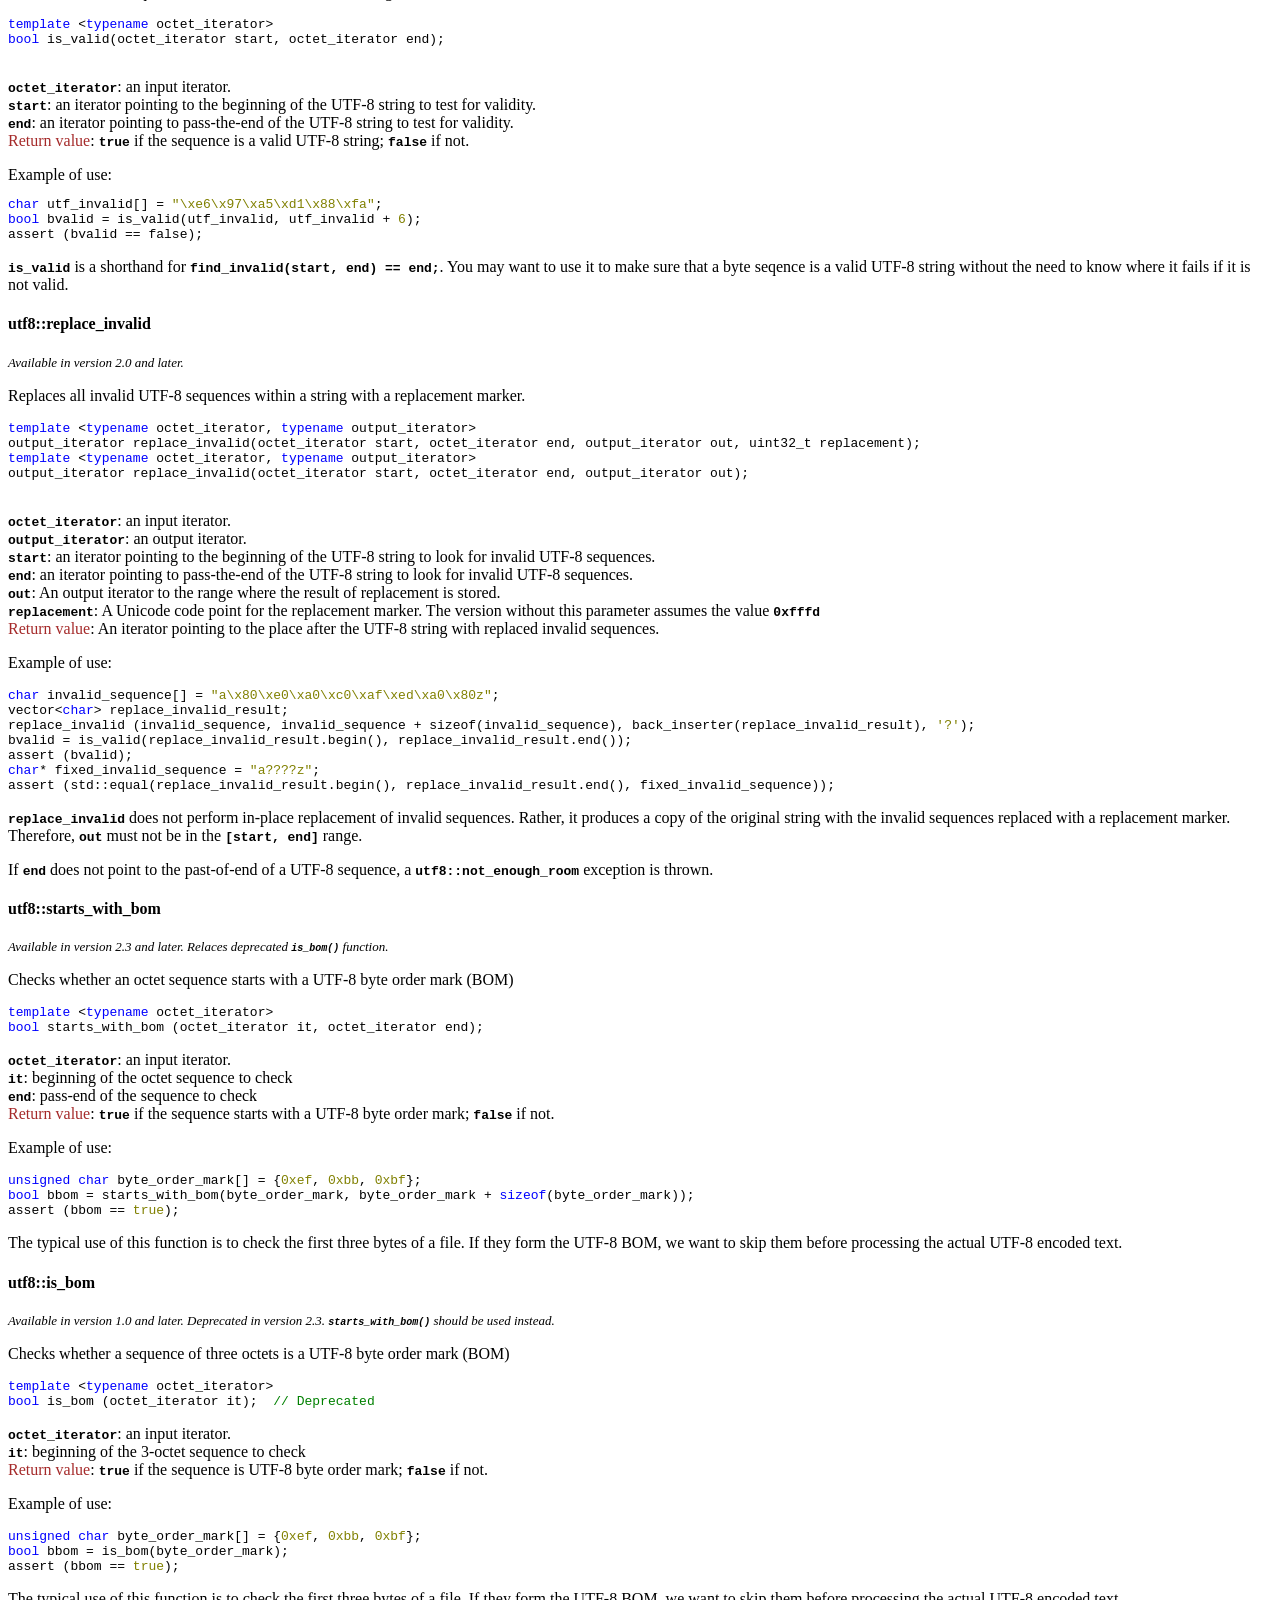
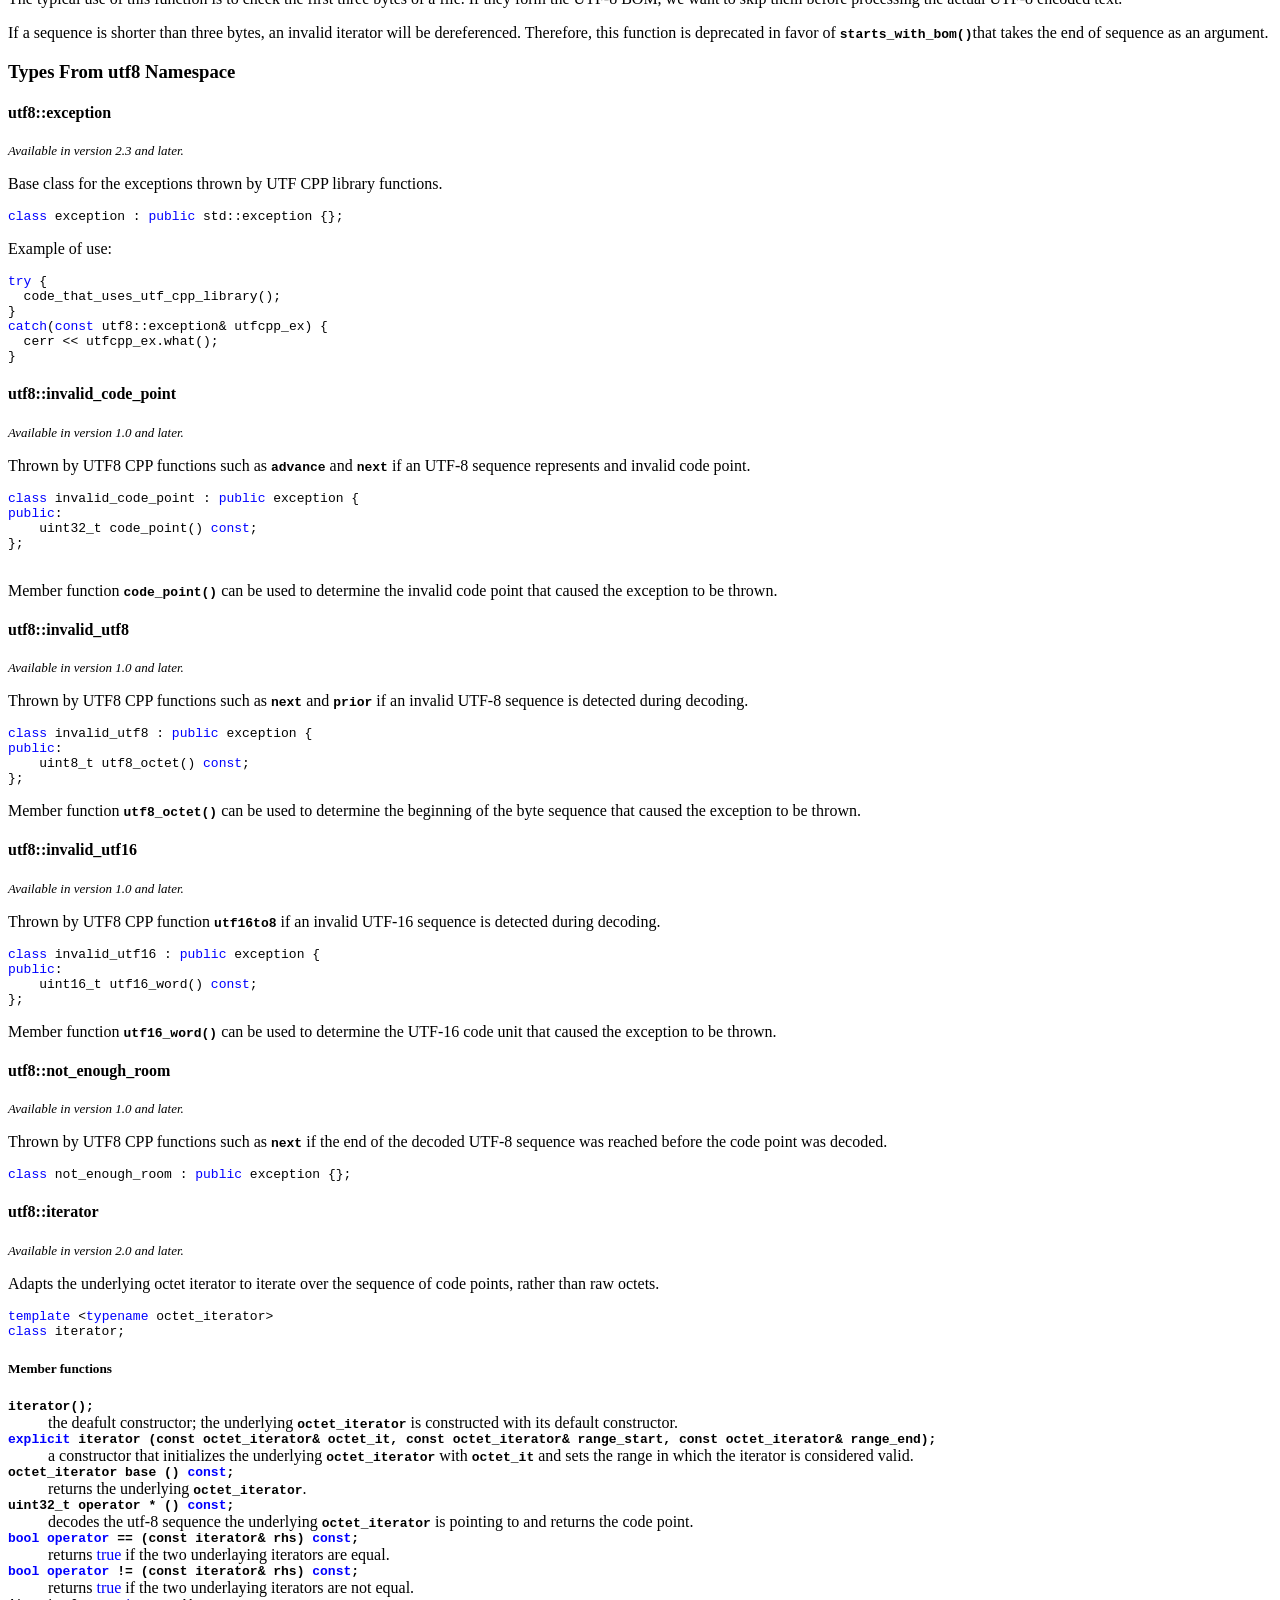
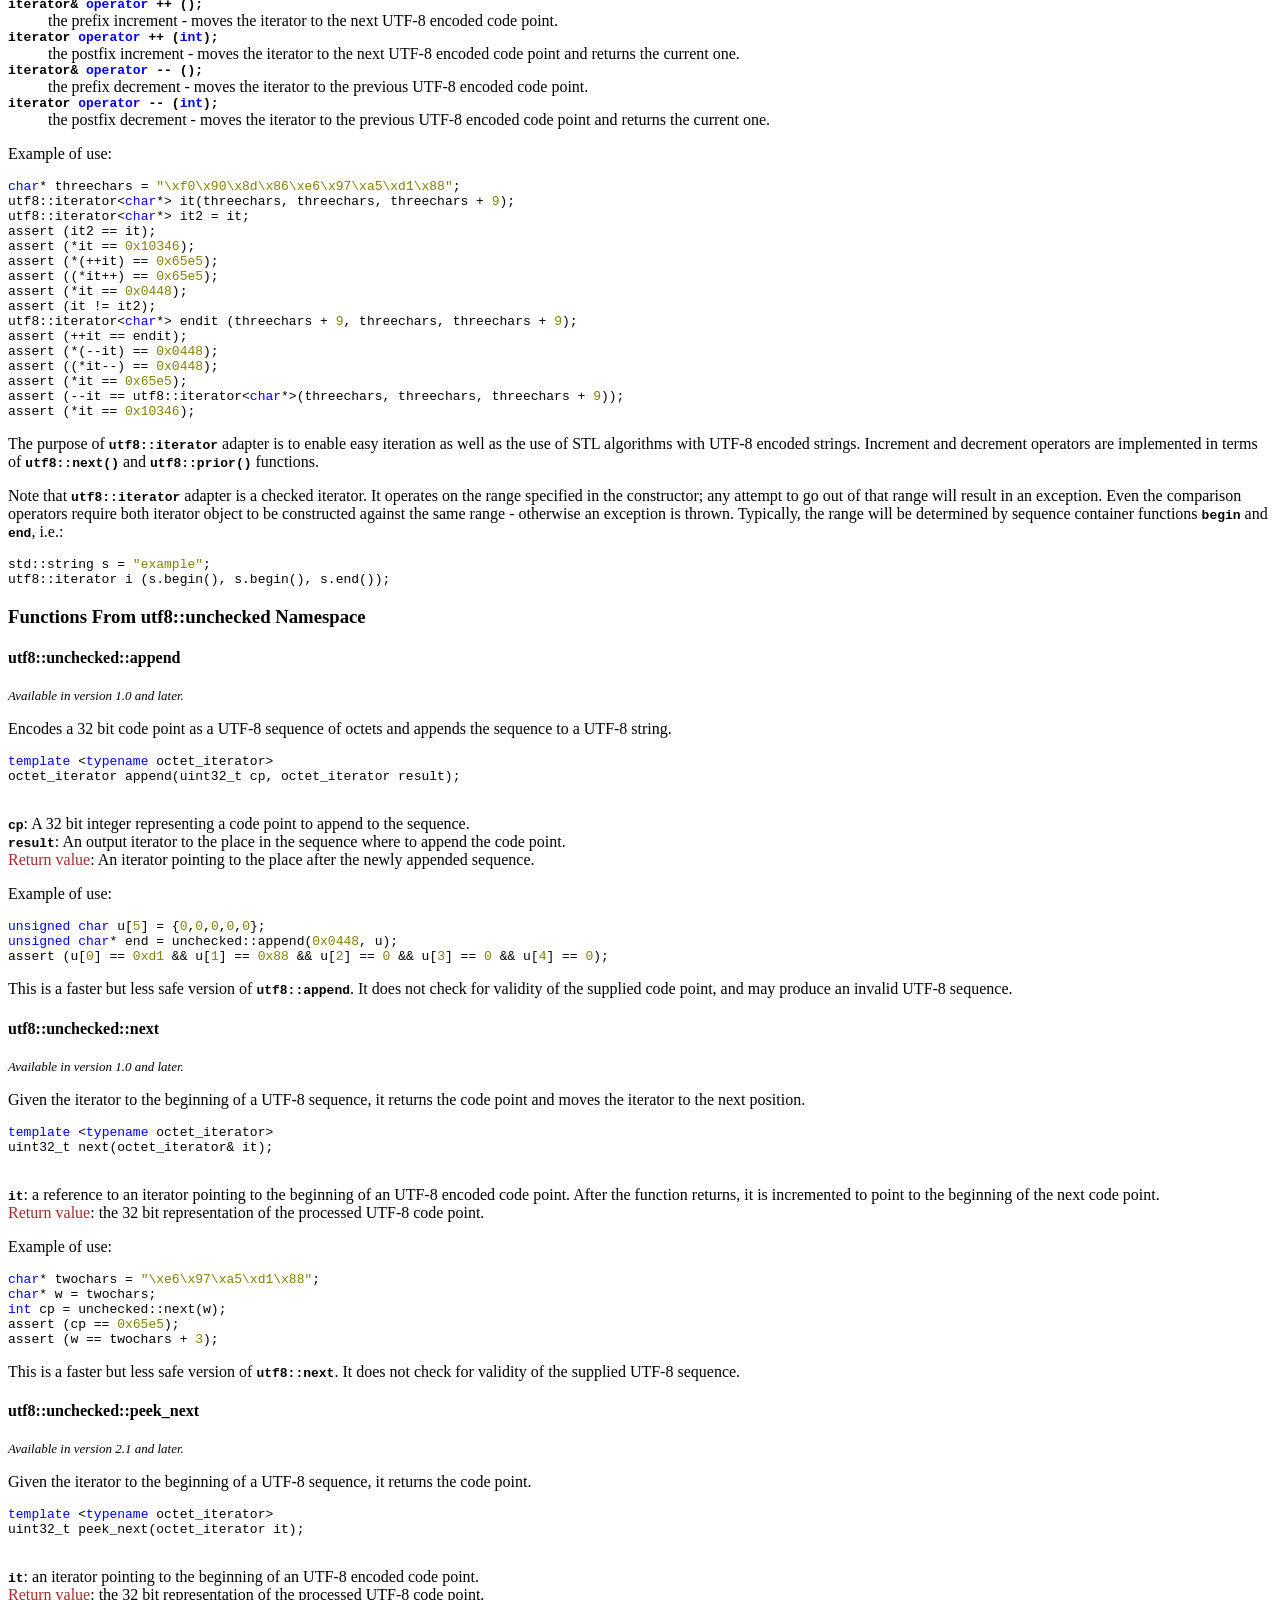
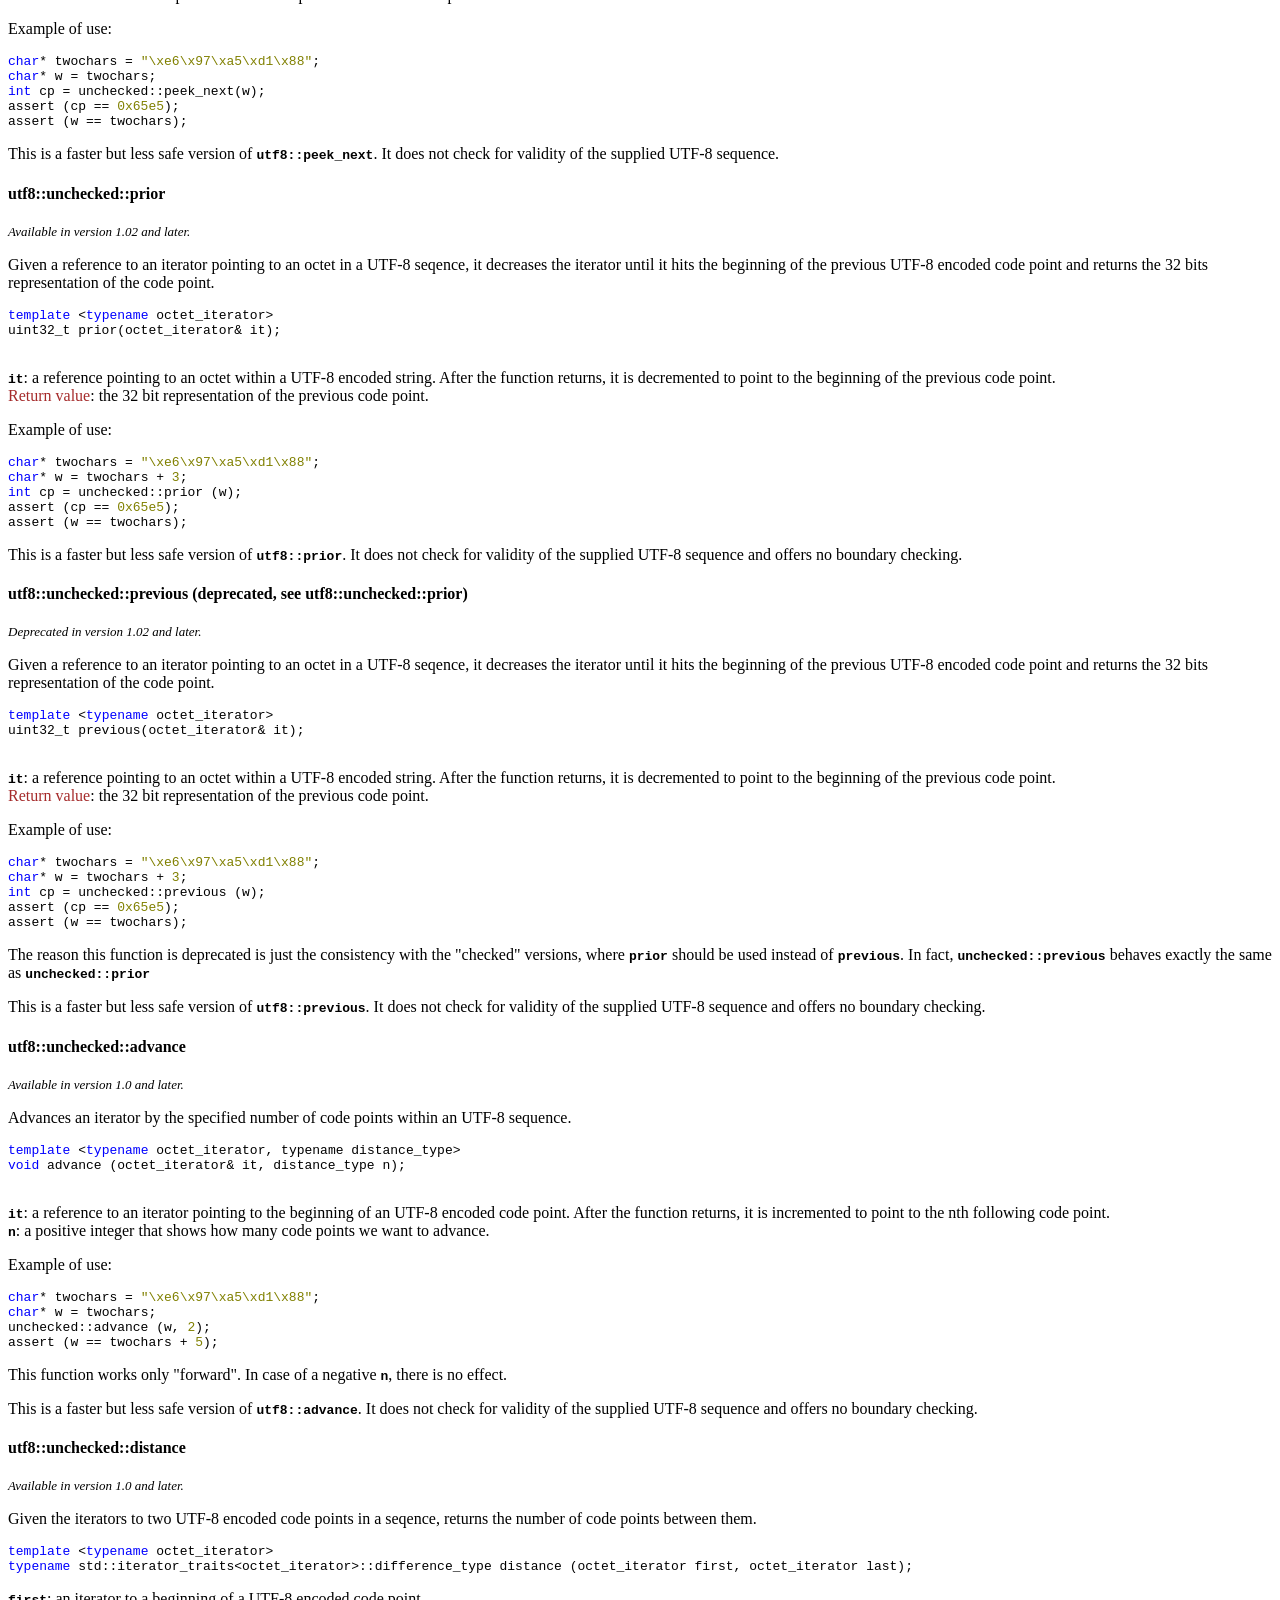
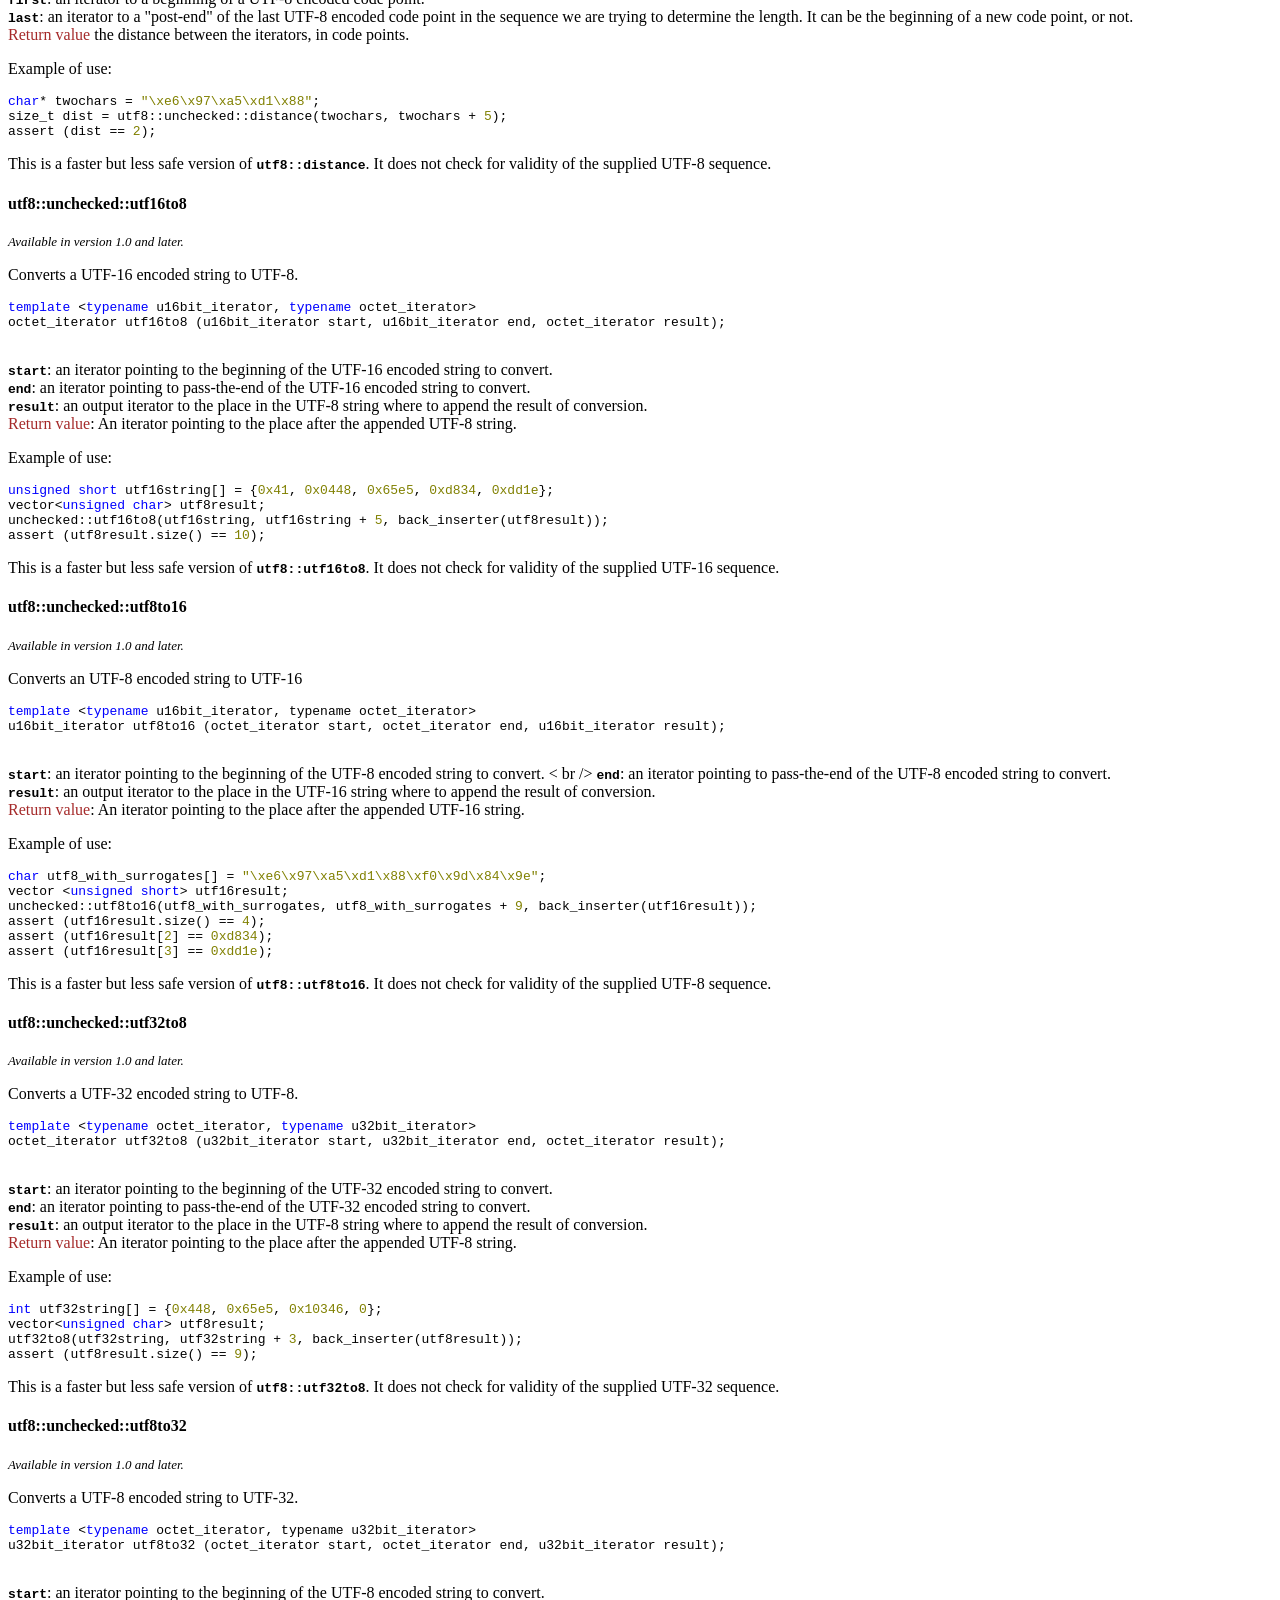
<file: libraries/libfc/src/utf8/utf8cpp.html>
<!DOCTYPE html PUBLIC "-//W3C//DTD HTML 4.01 Transitional//EN">
<html>
  <head>
    <meta name="generator" content=
    "HTML Tidy for Linux/x86 (vers 1st November 2002), see www.w3.org">
    <meta name="description" content=
    "A simple, portable and lightweigt C++ library for easy handling of UTF-8 encoded strings">
    <meta name="keywords" content="UTF-8 C++ portable utf8 unicode generic templates">
    <meta name="author" content="Nemanja Trifunovic">
    <title>
      UTF8-CPP: UTF-8 with C++ in a Portable Way
    </title>
    <style type="text/css">
    <!--
    span.return_value {
      color: brown;
    }
    span.keyword {
      color: blue;
    }
    span.preprocessor {
      color: navy;
    }
    span.literal {
      color: olive;
    }
    span.comment {
      color: green;
    }
    code {
      font-weight: bold; 
    }
    ul.toc {
      list-style-type: none;
    }
    p.version {
      font-size: small;
      font-style: italic;
    }
    -->
        </style>
  </head>
  <body>
    <h1>
      UTF8-CPP: UTF-8 with C++ in a Portable Way
    </h1>
    <p>
      <a href="https://sourceforge.net/projects/utfcpp">The Sourceforge project page</a>
    </p>
    <div id="toc">
      <h2>
        Table of Contents
      </h2>
      <ul class="toc">
        <li>
          <a href="#introduction">Introduction</a>
        </li>
        <li>
          <a href="#examples">Examples of Use</a>
          <ul class="toc">
            <li>
              <a href=#introsample>Introductionary Sample </a>
            </li>
            <li>
              <a href=#validfile>Checking if a file contains valid UTF-8 text</a>
            </li>
            <li>
              <a href=#fixinvalid>Ensure that a string contains valid UTF-8 text</a>
            </li>
          </ul>
        <li>
          <a href="#reference">Reference</a>
          <ul class="toc">
            <li>
              <a href="#funutf8">Functions From utf8 Namespace </a>
            </li>
            <li>
              <a href="#typesutf8">Types From utf8 Namespace </a>
            </li>
            <li>
              <a href="#fununchecked">Functions From utf8::unchecked Namespace </a>
            </li>
            <li>
              <a href="#typesunchecked">Types From utf8::unchecked Namespace </a>
            </li>
          </ul>
        </li>
        <li>
          <a href="#points">Points of Interest</a>
        </li>
        <li>
          <a href="#links">Links</a>
        </li>
      </ul>
    </div>
    <h2 id="introduction">
      Introduction
    </h2>
    <p>
      Many C++ developers miss an easy and portable way of handling Unicode encoded
      strings. The original C++ Standard (known as C++98 or C++03) is Unicode agnostic.
      C++11 provides some support for Unicode on core language and library level:
      u8, u, and U character and string literals, char16_t and char32_t character types,
      u16string and u32string library classes, and codecvt support for conversions 
      between Unicode encoding forms.
      In the meantime, developers use third party libraries like ICU, OS specific capabilities, or simply
      roll out their own solutions.
    </p>
    <p>
      In order to easily handle UTF-8 encoded Unicode strings, I came up with a small
      generic library. For anybody used to work with STL algorithms and iterators, it should be
      easy and natural to use. The code is freely available for any purpose - check out
      the license at the beginning of the utf8.h file. If you run into
      bugs or performance issues, please let me know and I'll do my best to address them.
    </p>
    <p>
      The purpose of this article is not to offer an introduction to Unicode in general,
      and UTF-8 in particular. If you are not familiar with Unicode, be sure to check out
      <a href="http://www.unicode.org/">Unicode Home Page</a> or some other source of
      information for Unicode. Also, it is not my aim to advocate the use of UTF-8
      encoded strings in C++ programs; if you want to handle UTF-8 encoded strings from
      C++, I am sure you have good reasons for it.
    </p>
    <h2 id="examples">
      Examples of use
    </h2>
    <h3 id="introsample">
      Introductionary Sample
    </h3>
    <p>
      To illustrate the use of the library, let's start with a small but complete program 
      that opens a file containing UTF-8 encoded text, reads it line by line, checks each line
      for invalid UTF-8 byte sequences, and converts it to UTF-16 encoding and back to UTF-8:
    </p>
<pre>
<span class="preprocessor">#include &lt;fstream&gt;</span>
<span class="preprocessor">#include &lt;iostream&gt;</span>
<span class="preprocessor">#include &lt;string&gt;</span>
<span class="preprocessor">#include &lt;vector&gt;</span>
<span class="preprocessor">#include "utf8.h"</span>
<span class="keyword">using namespace</span> std;
<span class="keyword">int</span> main(<span class="keyword">int</span> argc, <span class="keyword">char</span>** argv)
{
    <span class="keyword">if</span> (argc != <span class="literal">2</span>) {
        cout &lt;&lt; <span class="literal">"\nUsage: docsample filename\n"</span>;
        <span class="keyword">return</span> <span class="literal">0</span>;
    }

    <span class="keyword">const char</span>* test_file_path = argv[1];
    <span class="comment">// Open the test file (contains UTF-8 encoded text)</span>
    ifstream fs8(test_file_path);
    <span class="keyword">if</span> (!fs8.is_open()) {
    cout &lt;&lt; <span class=
"literal">"Could not open "</span> &lt;&lt; test_file_path &lt;&lt; endl;
    <span class="keyword">return</span> <span class="literal">0</span>;
    }

    <span class="keyword">unsigned</span> line_count = <span class="literal">1</span>;
    string line;
    <span class="comment">// Play with all the lines in the file</span>
    <span class="keyword">while</span> (getline(fs8, line)) {
       <span class="comment">// check for invalid utf-8 (for a simple yes/no check, there is also utf8::is_valid function)</span>
        string::iterator end_it = utf8::find_invalid(line.begin(), line.end());
        <span class="keyword">if</span> (end_it != line.end()) {
            cout &lt;&lt; <span class=
"literal">"Invalid UTF-8 encoding detected at line "</span> &lt;&lt; line_count &lt;&lt; <span
 class="literal">"\n"</span>;
            cout &lt;&lt; <span class=
"literal">"This part is fine: "</span> &lt;&lt; string(line.begin(), end_it) &lt;&lt; <span
 class="literal">"\n"</span>;
        }

        <span class="comment">// Get the line length (at least for the valid part)</span>
        <span class="keyword">int</span> length = utf8::distance(line.begin(), end_it);
        cout &lt;&lt; <span class=
"literal">"Length of line "</span> &lt;&lt; line_count &lt;&lt; <span class=
"literal">" is "</span> &lt;&lt; length &lt;&lt;  <span class="literal">"\n"</span>;

        <span class="comment">// Convert it to utf-16</span>
        vector&lt;unsigned short&gt; utf16line;
        utf8::utf8to16(line.begin(), end_it, back_inserter(utf16line));

        <span class="comment">// And back to utf-8</span>
        string utf8line; 
        utf8::utf16to8(utf16line.begin(), utf16line.end(), back_inserter(utf8line));

        <span class="comment">// Confirm that the conversion went OK:</span>
        <span class="keyword">if</span> (utf8line != string(line.begin(), end_it))
            cout &lt;&lt; <span class=
"literal">"Error in UTF-16 conversion at line: "</span> &lt;&lt; line_count &lt;&lt; <span
 class="literal">"\n"</span>;        

        line_count++;
    }
    <span class="keyword">return</span> <span class="literal">0</span>;
}
</pre>
    <p>
      In the previous code sample, for each line we performed
      a detection of invalid UTF-8 sequences with <code>find_invalid</code>; the number
      of characters (more precisely - the number of Unicode code points, including the end
      of line and even BOM if there is one) in each line was
      determined with a use of <code>utf8::distance</code>; finally, we have converted
      each line to UTF-16 encoding with <code>utf8to16</code> and back to UTF-8 with
      <code>utf16to8</code>.
    </p>
    <h3 id="validfile">Checking if a file contains valid UTF-8 text</h3>
<p>
Here is a function that checks whether the content of a file is valid UTF-8 encoded text without
reading the content into the memory:
</p>
<pre>    
<span class="keyword">bool</span> valid_utf8_file(i<span class="keyword">const char</span>* file_name)
{
    ifstream ifs(file_name);
    <span class="keyword">if</span> (!ifs)
        <span class="keyword">return false</span>; <span class="comment">// even better, throw here</span>

    istreambuf_iterator&lt;<span class="keyword">char</span>&gt; it(ifs.rdbuf());
    istreambuf_iterator&lt;<span class="keyword">char</span>&gt; eos;

    <span class="keyword">return</span> utf8::is_valid(it, eos);
}
</pre>
<p>
Because the function <code>utf8::is_valid()</code> works with input iterators, we were able
to pass an <code>istreambuf_iterator</code> to it and read the content of the file directly 
without loading it to the memory first.</p>
<p>
Note that other functions that take input iterator arguments can be used in a similar way. For
instance, to read the content of a UTF-8 encoded text file and convert the text to UTF-16, just 
do something like:
</p>
<pre>
    utf8::utf8to16(it, eos, back_inserter(u16string));
</pre>
    <h3 id="fixinvalid">Ensure that a string contains valid UTF-8 text</h3>
<p>
If we have some text that "probably" contains UTF-8 encoded text and we want to
replace any invalid UTF-8 sequence with a replacement character, something like 
the following function may be used:
</p>
<pre>
<span class="keyword">void</span> fix_utf8_string(std::string&amp; str)
{
    std::string temp;
    utf8::replace_invalid(str.begin(), str.end(), back_inserter(temp));
    str = temp;
}
</pre>
<p>The function will replace any invalid UTF-8 sequence with a Unicode replacement character. 
There is an overloaded function that enables the caller to supply their own replacement character.
</p>
    <h2 id="reference">
      Reference
    </h2>
    <h3 id="funutf8">
      Functions From utf8 Namespace
    </h3>
    <h4>
      utf8::append
    </h4>
    <p class="version">
    Available in version 1.0 and later.
    </p>
    <p>
      Encodes a 32 bit code point as a UTF-8 sequence of octets and appends the sequence
      to a UTF-8 string.
    </p>
<pre>
<span class="keyword">template</span> &lt;<span class=
"keyword">typename</span> octet_iterator&gt;
octet_iterator append(uint32_t cp, octet_iterator result);
   
</pre>
    <p>
	  <code>octet_iterator</code>: an output iterator.<br>
      <code>cp</code>: a 32 bit integer representing a code point to append to the
      sequence.<br>
       <code>result</code>: an output iterator to the place in the sequence where to
      append the code point.<br>
       <span class="return_value">Return value</span>: an iterator pointing to the place
      after the newly appended sequence.
    </p>
    <p>
      Example of use:
    </p>
<pre>
<span class="keyword">unsigned char</span> u[<span class="literal">5</span>] = {<span
class="literal">0</span>,<span class="literal">0</span>,<span class=
"literal">0</span>,<span class="literal">0</span>,<span class="literal">0</span>};
<span class="keyword">unsigned char</span>* end = append(<span class=
"literal">0x0448</span>, u);
assert (u[<span class="literal">0</span>] == <span class=
"literal">0xd1</span> &amp;&amp; u[<span class="literal">1</span>] == <span class=
"literal">0x88</span> &amp;&amp; u[<span class="literal">2</span>] == <span class=
"literal">0</span> &amp;&amp; u[<span class="literal">3</span>] == <span class=
"literal">0</span> &amp;&amp; u[<span class="literal">4</span>] == <span class=
"literal">0</span>);
</pre>
    <p>
      Note that <code>append</code> does not allocate any memory - it is the burden of
      the caller to make sure there is enough memory allocated for the operation. To make
      things more interesting, <code>append</code> can add anywhere between 1 and 4
      octets to the sequence. In practice, you would most often want to use
      <code>std::back_inserter</code> to ensure that the necessary memory is allocated.
    </p>
    <p>
      In case of an invalid code point, a <code>utf8::invalid_code_point</code> exception
      is thrown.
    </p>
    <h4>
      utf8::next
    </h4>
    <p class="version">
    Available in version 1.0 and later.
    </p>
    <p>
      Given the iterator to the beginning of the UTF-8 sequence, it returns the code
      point and moves the iterator to the next position.
    </p>
<pre>
<span class="keyword">template</span> &lt;<span class=
"keyword">typename</span> octet_iterator&gt; 
uint32_t next(octet_iterator&amp; it, octet_iterator end);
   
</pre>
    <p>
	  <code>octet_iterator</code>: an input iterator.<br>
      <code>it</code>: a reference to an iterator pointing to the beginning of an UTF-8
      encoded code point. After the function returns, it is incremented to point to the
      beginning of the next code point.<br>
       <code>end</code>: end of the UTF-8 sequence to be processed. If <code>it</code>
      gets equal to <code>end</code> during the extraction of a code point, an
      <code>utf8::not_enough_room</code> exception is thrown.<br>
       <span class="return_value">Return value</span>: the 32 bit representation of the
      processed UTF-8 code point.
    </p>
    <p>
      Example of use:
    </p>
<pre>
<span class="keyword">char</span>* twochars = <span class=
"literal">"\xe6\x97\xa5\xd1\x88"</span>;
<span class="keyword">char</span>* w = twochars;
<span class="keyword">int</span> cp = next(w, twochars + <span class="literal">6</span>);
assert (cp == <span class="literal">0x65e5</span>);
assert (w == twochars + <span class="literal">3</span>);
</pre>
    <p>
      This function is typically used to iterate through a UTF-8 encoded string.
    </p>
    <p>
      In case of an invalid UTF-8 seqence, a <code>utf8::invalid_utf8</code> exception is
      thrown.
    </p>
    <h4>
      utf8::peek_next
    </h4>
    <p class="version">
    Available in version 2.1 and later.
    </p>
    <p>
      Given the iterator to the beginning of the UTF-8 sequence, it returns the code
      point for the following sequence without changing the value of the iterator. 
    </p>
<pre>
<span class="keyword">template</span> &lt;<span class=
"keyword">typename</span> octet_iterator&gt; 
uint32_t peek_next(octet_iterator it, octet_iterator end);
   
</pre>
    <p>
	  <code>octet_iterator</code>: an input iterator.<br>
      <code>it</code>: an iterator pointing to the beginning of an UTF-8
      encoded code point.<br>
       <code>end</code>: end of the UTF-8 sequence to be processed. If <code>it</code>
      gets equal to <code>end</code> during the extraction of a code point, an
      <code>utf8::not_enough_room</code> exception is thrown.<br>
       <span class="return_value">Return value</span>: the 32 bit representation of the
      processed UTF-8 code point.
    </p>
    <p>
      Example of use:
    </p>
<pre>
<span class="keyword">char</span>* twochars = <span class=
"literal">"\xe6\x97\xa5\xd1\x88"</span>;
<span class="keyword">char</span>* w = twochars;
<span class="keyword">int</span> cp = peek_next(w, twochars + <span class="literal">6</span>);
assert (cp == <span class="literal">0x65e5</span>);
assert (w == twochars);
</pre>
    <p>
      In case of an invalid UTF-8 seqence, a <code>utf8::invalid_utf8</code> exception is
      thrown.
    </p>
    <h4>
      utf8::prior
    </h4>
    <p class="version">
    Available in version 1.02 and later.
    </p>
    <p>
      Given a reference to an iterator pointing to an octet in a UTF-8 sequence, it
      decreases the iterator until it hits the beginning of the previous UTF-8 encoded
      code point and returns the 32 bits representation of the code point.
    </p>
<pre>
<span class="keyword">template</span> &lt;<span class=
"keyword">typename</span> octet_iterator&gt; 
uint32_t prior(octet_iterator&amp; it, octet_iterator start);
   
</pre>
    <p>
	  <code>octet_iterator</code>: a bidirectional iterator.<br>
      <code>it</code>: a reference pointing to an octet within a UTF-8 encoded string.
      After the function returns, it is decremented to point to the beginning of the
      previous code point.<br>
       <code>start</code>: an iterator to the beginning of the sequence where the search
      for the beginning of a code point is performed. It is a
      safety measure to prevent passing the beginning of the string in the search for a
      UTF-8 lead octet.<br>
       <span class="return_value">Return value</span>: the 32 bit representation of the
      previous code point.
    </p>
    <p>
      Example of use:
    </p>
<pre>
<span class="keyword">char</span>* twochars = <span class=
"literal">"\xe6\x97\xa5\xd1\x88"</span>;
<span class="keyword">unsigned char</span>* w = twochars + <span class=
"literal">3</span>;
<span class="keyword">int</span> cp = prior (w, twochars);
assert (cp == <span class="literal">0x65e5</span>);
assert (w == twochars);
</pre>
    <p> 
      This function has two purposes: one is two iterate backwards through a UTF-8
      encoded string. Note that it is usually a better idea to iterate forward instead,
      since <code>utf8::next</code> is faster. The second purpose is to find a beginning
      of a UTF-8 sequence if we have a random position within a string. Note that in that
      case <code>utf8::prior</code> may not detect an invalid UTF-8 sequence in some scenarios:
      for instance if there are superfluous trail octets, it will just skip them.
    </p> 
    <p>
      <code>it</code> will typically point to the beginning of
      a code point, and <code>start</code> will point to the
      beginning of the string to ensure we don't go backwards too far. <code>it</code> is
      decreased until it points to a lead UTF-8 octet, and then the UTF-8 sequence
      beginning with that octet is decoded to a 32 bit representation and returned.
    </p>
    <p>
      In case <code>start</code> is reached before a UTF-8 lead octet is hit, or if an
      invalid UTF-8 sequence is started by the lead octet, an <code>invalid_utf8</code>
      exception is thrown.
    </p>
    <p>In case <code>start</code> equals <code>it</code>, a <code>not_enough_room</code>
      exception is thrown.
    <h4>
      utf8::previous
    </h4>
    <p class="version">
    Deprecated in version 1.02 and later.
    </p>
    <p>
      Given a reference to an iterator pointing to an octet in a UTF-8 seqence, it
      decreases the iterator until it hits the beginning of the previous UTF-8 encoded
      code point and returns the 32 bits representation of the code point.
    </p>
<pre>
<span class="keyword">template</span> &lt;<span class=
"keyword">typename</span> octet_iterator&gt; 
uint32_t previous(octet_iterator&amp; it, octet_iterator pass_start);
   
</pre>
    <p>
	  <code>octet_iterator</code>: a random access iterator.<br>
      <code>it</code>: a reference pointing to an octet within a UTF-8 encoded string.
      After the function returns, it is decremented to point to the beginning of the
      previous code point.<br>
       <code>pass_start</code>: an iterator to the point in the sequence where the search
      for the beginning of a code point is aborted if no result was reached. It is a
      safety measure to prevent passing the beginning of the string in the search for a
      UTF-8 lead octet.<br>
       <span class="return_value">Return value</span>: the 32 bit representation of the
      previous code point.
    </p>
    <p>
      Example of use:
    </p>
<pre>
<span class="keyword">char</span>* twochars = <span class=
"literal">"\xe6\x97\xa5\xd1\x88"</span>;
<span class="keyword">unsigned char</span>* w = twochars + <span class=
"literal">3</span>;
<span class="keyword">int</span> cp = previous (w, twochars - <span class=
"literal">1</span>);
assert (cp == <span class="literal">0x65e5</span>);
assert (w == twochars);
</pre>
    <p>
      <code>utf8::previous</code> is deprecated, and <code>utf8::prior</code> should
      be used instead, although the existing code can continue using this function.
      The problem is the parameter <code>pass_start</code> that points to the position
      just before the beginning of the sequence. Standard containers don't have the 
      concept of "pass start" and the function can not be used with their iterators.
    </p>
    <p>
      <code>it</code> will typically point to the beginning of
      a code point, and <code>pass_start</code> will point to the octet just before the
      beginning of the string to ensure we don't go backwards too far. <code>it</code> is
      decreased until it points to a lead UTF-8 octet, and then the UTF-8 sequence
      beginning with that octet is decoded to a 32 bit representation and returned.
    </p>
    <p>
      In case <code>pass_start</code> is reached before a UTF-8 lead octet is hit, or if an
      invalid UTF-8 sequence is started by the lead octet, an <code>invalid_utf8</code>
      exception is thrown
    </p>
    <h4>
      utf8::advance
    </h4>
    <p class="version">
    Available in version 1.0 and later.
    </p>
    <p>
      Advances an iterator by the specified number of code points within an UTF-8
      sequence.
    </p>
<pre>
<span class="keyword">template</span> &lt;<span class=
"keyword">typename</span> octet_iterator, typename distance_type&gt; 
<span class=
"keyword">void</span> advance (octet_iterator&amp; it, distance_type n, octet_iterator end);
   
</pre>
    <p>
      <code>octet_iterator</code>: an input iterator.<br>
      <code>distance_type</code>: an integral type convertible to <code>octet_iterator</code>'s difference type.<br>
      <code>it</code>: a reference to an iterator pointing to the beginning of an UTF-8
      encoded code point. After the function returns, it is incremented to point to the
      nth following code point.<br>
       <code>n</code>: a positive integer that shows how many code points we want to
      advance.<br>
       <code>end</code>: end of the UTF-8 sequence to be processed. If <code>it</code>
      gets equal to <code>end</code> during the extraction of a code point, an
      <code>utf8::not_enough_room</code> exception is thrown.<br>
    </p>
    <p>
      Example of use:
    </p>
<pre>
<span class="keyword">char</span>* twochars = <span class=
"literal">"\xe6\x97\xa5\xd1\x88"</span>;
<span class="keyword">unsigned char</span>* w = twochars;
advance (w, <span class="literal">2</span>, twochars + <span class="literal">6</span>);
assert (w == twochars + <span class="literal">5</span>);
</pre>
    <p>
      This function works only "forward". In case of a negative <code>n</code>, there is
      no effect.
    </p>
    <p>
      In case of an invalid code point, a <code>utf8::invalid_code_point</code> exception
      is thrown.
    </p>
    <h4>
      utf8::distance
    </h4>
    <p class="version">
    Available in version 1.0 and later.
    </p>
    <p>
      Given the iterators to two UTF-8 encoded code points in a seqence, returns the
      number of code points between them.
    </p>
<pre>
<span class="keyword">template</span> &lt;<span class=
"keyword">typename</span> octet_iterator&gt; 
<span class=
"keyword">typename</span> std::iterator_traits&lt;octet_iterator&gt;::difference_type distance (octet_iterator first, octet_iterator last);
   
</pre>
    <p>
      <code>octet_iterator</code>: an input iterator.<br>
      <code>first</code>: an iterator to a beginning of a UTF-8 encoded code point.<br>
      <code>last</code>: an iterator to a "post-end" of the last UTF-8 encoded code
      point in the sequence we are trying to determine the length. It can be the
      beginning of a new code point, or not.<br>
       <span class="return_value">Return value</span> the distance between the iterators,
      in code points.
    </p>
    <p>
      Example of use:
    </p>
<pre>
<span class="keyword">char</span>* twochars = <span class=
"literal">"\xe6\x97\xa5\xd1\x88"</span>;
size_t dist = utf8::distance(twochars, twochars + <span class="literal">5</span>);
assert (dist == <span class="literal">2</span>);
</pre>
    <p>
      This function is used to find the length (in code points) of a UTF-8 encoded
      string. The reason it is called <em>distance</em>, rather than, say,
      <em>length</em> is mainly because developers are used that <em>length</em> is an
      O(1) function. Computing the length of an UTF-8 string is a linear operation, and
      it looked better to model it after <code>std::distance</code> algorithm.
    </p>
    <p>
      In case of an invalid UTF-8 seqence, a <code>utf8::invalid_utf8</code> exception is
      thrown. If <code>last</code> does not point to the past-of-end of a UTF-8 seqence,
      a <code>utf8::not_enough_room</code> exception is thrown.
    </p>
    <h4>
      utf8::utf16to8
    </h4>
    <p class="version">
    Available in version 1.0 and later.
    </p>
    <p>
      Converts a UTF-16 encoded string to UTF-8.
    </p>
<pre>
<span class="keyword">template</span> &lt;<span class=
"keyword">typename</span> u16bit_iterator, <span class=
"keyword">typename</span> octet_iterator&gt;
octet_iterator utf16to8 (u16bit_iterator start, u16bit_iterator end, octet_iterator result);
   
</pre>
    <p>
      <code>u16bit_iterator</code>: an input iterator.<br>
      <code>octet_iterator</code>: an output iterator.<br>
      <code>start</code>: an iterator pointing to the beginning of the UTF-16 encoded
      string to convert.<br>
       <code>end</code>: an iterator pointing to pass-the-end of the UTF-16 encoded
      string to convert.<br>
       <code>result</code>: an output iterator to the place in the UTF-8 string where to
      append the result of conversion.<br>
       <span class="return_value">Return value</span>: An iterator pointing to the place
      after the appended UTF-8 string.
    </p>
    <p>
      Example of use:
    </p>
<pre>
<span class="keyword">unsigned short</span> utf16string[] = {<span class=
"literal">0x41</span>, <span class="literal">0x0448</span>, <span class=
"literal">0x65e5</span>, <span class="literal">0xd834</span>, <span class=
"literal">0xdd1e</span>};
vector&lt;<span class="keyword">unsigned char</span>&gt; utf8result;
utf16to8(utf16string, utf16string + <span class=
"literal">5</span>, back_inserter(utf8result));
assert (utf8result.size() == <span class="literal">10</span>);    
</pre>
    <p>
      In case of invalid UTF-16 sequence, a <code>utf8::invalid_utf16</code> exception is
      thrown.
    </p>
    <h4>
      utf8::utf8to16
    </h4>
    <p class="version">
    Available in version 1.0 and later.
    </p>
    <p>
      Converts an UTF-8 encoded string to UTF-16
    </p>
<pre>
<span class="keyword">template</span> &lt;<span class=
"keyword">typename</span> u16bit_iterator, typename octet_iterator&gt;
u16bit_iterator utf8to16 (octet_iterator start, octet_iterator end, u16bit_iterator result);
   
</pre>
    <p>
      <code>octet_iterator</code>: an input iterator.<br>
      <code>u16bit_iterator</code>: an output iterator.<br>
      <code>start</code>: an iterator pointing to the beginning of the UTF-8 encoded
      string to convert. &lt; br /&gt; <code>end</code>: an iterator pointing to
      pass-the-end of the UTF-8 encoded string to convert.<br>
       <code>result</code>: an output iterator to the place in the UTF-16 string where to
      append the result of conversion.<br>
       <span class="return_value">Return value</span>: An iterator pointing to the place
      after the appended UTF-16 string.
    </p>
    <p>
      Example of use:
    </p>
<pre>
<span class="keyword">char</span> utf8_with_surrogates[] = <span class=
"literal">"\xe6\x97\xa5\xd1\x88\xf0\x9d\x84\x9e"</span>;
vector &lt;<span class="keyword">unsigned short</span>&gt; utf16result;
utf8to16(utf8_with_surrogates, utf8_with_surrogates + <span class=
"literal">9</span>, back_inserter(utf16result));
assert (utf16result.size() == <span class="literal">4</span>);
assert (utf16result[<span class="literal">2</span>] == <span class=
"literal">0xd834</span>);
assert (utf16result[<span class="literal">3</span>] == <span class=
"literal">0xdd1e</span>);
</pre>
    <p>
      In case of an invalid UTF-8 seqence, a <code>utf8::invalid_utf8</code> exception is
      thrown. If <code>end</code> does not point to the past-of-end of a UTF-8 seqence, a
      <code>utf8::not_enough_room</code> exception is thrown.
    </p>
    <h4>
      utf8::utf32to8
    </h4>
    <p class="version">
    Available in version 1.0 and later.
    </p>
    <p>
      Converts a UTF-32 encoded string to UTF-8.
    </p>
<pre>
<span class="keyword">template</span> &lt;<span class=
"keyword">typename</span> octet_iterator, typename u32bit_iterator&gt;
octet_iterator utf32to8 (u32bit_iterator start, u32bit_iterator end, octet_iterator result);
   
</pre>
    <p>
      <code>octet_iterator</code>: an output iterator.<br>
      <code>u32bit_iterator</code>: an input iterator.<br>
      <code>start</code>: an iterator pointing to the beginning of the UTF-32 encoded
      string to convert.<br>
       <code>end</code>: an iterator pointing to pass-the-end of the UTF-32 encoded
      string to convert.<br>
       <code>result</code>: an output iterator to the place in the UTF-8 string where to
      append the result of conversion.<br>
       <span class="return_value">Return value</span>: An iterator pointing to the place
      after the appended UTF-8 string.
    </p>
    <p>
      Example of use:
    </p>
<pre>
<span class="keyword">int</span> utf32string[] = {<span class=
"literal">0x448</span>, <span class="literal">0x65E5</span>, <span class=
"literal">0x10346</span>, <span class="literal">0</span>};
vector&lt;<span class="keyword">unsigned char</span>&gt; utf8result;
utf32to8(utf32string, utf32string + <span class=
"literal">3</span>, back_inserter(utf8result));
assert (utf8result.size() == <span class="literal">9</span>);
</pre>
    <p>
      In case of invalid UTF-32 string, a <code>utf8::invalid_code_point</code> exception
      is thrown.
    </p>
    <h4>
      utf8::utf8to32
    </h4>
    <p class="version">
    Available in version 1.0 and later.
    </p>
    <p>
      Converts a UTF-8 encoded string to UTF-32.
    </p>
<pre>
<span class="keyword">template</span> &lt;<span class=
"keyword">typename</span> octet_iterator, <span class=
"keyword">typename</span> u32bit_iterator&gt;
u32bit_iterator utf8to32 (octet_iterator start, octet_iterator end, u32bit_iterator result);
   
</pre>
    <p>
      <code>octet_iterator</code>: an input iterator.<br>
      <code>u32bit_iterator</code>: an output iterator.<br>
      <code>start</code>: an iterator pointing to the beginning of the UTF-8 encoded
      string to convert.<br>
       <code>end</code>: an iterator pointing to pass-the-end of the UTF-8 encoded string
      to convert.<br>
       <code>result</code>: an output iterator to the place in the UTF-32 string where to
      append the result of conversion.<br>
       <span class="return_value">Return value</span>: An iterator pointing to the place
      after the appended UTF-32 string.
    </p>
    <p>
      Example of use:
    </p>
<pre>
<span class="keyword">char</span>* twochars = <span class=
"literal">"\xe6\x97\xa5\xd1\x88"</span>;
vector&lt;<span class="keyword">int</span>&gt; utf32result;
utf8to32(twochars, twochars + <span class=
"literal">5</span>, back_inserter(utf32result));
assert (utf32result.size() == <span class="literal">2</span>);
</pre>
    <p>
      In case of an invalid UTF-8 seqence, a <code>utf8::invalid_utf8</code> exception is
      thrown. If <code>end</code> does not point to the past-of-end of a UTF-8 seqence, a
      <code>utf8::not_enough_room</code> exception is thrown.
    </p>
    <h4>
      utf8::find_invalid
    </h4>
    <p class="version">
    Available in version 1.0 and later.
    </p>
    <p>
      Detects an invalid sequence within a UTF-8 string.
    </p>
<pre>
<span class="keyword">template</span> &lt;<span class=
"keyword">typename</span> octet_iterator&gt; 
octet_iterator find_invalid(octet_iterator start, octet_iterator end);
</pre>
    <p>
      <code>octet_iterator</code>: an input iterator.<br>
      <code>start</code>: an iterator pointing to the beginning of the UTF-8 string to
      test for validity.<br>
       <code>end</code>: an iterator pointing to pass-the-end of the UTF-8 string to test
      for validity.<br>
       <span class="return_value">Return value</span>: an iterator pointing to the first
      invalid octet in the UTF-8 string. In case none were found, equals
      <code>end</code>.
    </p>
    <p>
      Example of use:
    </p>
<pre>
<span class="keyword">char</span> utf_invalid[] = <span class=
"literal">"\xe6\x97\xa5\xd1\x88\xfa"</span>;
<span class=
"keyword">char</span>* invalid = find_invalid(utf_invalid, utf_invalid + <span class=
"literal">6</span>);
assert (invalid == utf_invalid + <span class="literal">5</span>);
</pre>
    <p>
      This function is typically used to make sure a UTF-8 string is valid before
      processing it with other functions. It is especially important to call it if before
      doing any of the <em>unchecked</em> operations on it.
    </p>
    <h4>
      utf8::is_valid
    </h4>
    <p class="version">
    Available in version 1.0 and later.
    </p>
    <p>
      Checks whether a sequence of octets is a valid UTF-8 string.
    </p>
<pre>
<span class="keyword">template</span> &lt;<span class=
"keyword">typename</span> octet_iterator&gt; 
<span class="keyword">bool</span> is_valid(octet_iterator start, octet_iterator end);
   
</pre>
    <p>
      <code>octet_iterator</code>: an input iterator.<br>
      <code>start</code>: an iterator pointing to the beginning of the UTF-8 string to
      test for validity.<br>
       <code>end</code>: an iterator pointing to pass-the-end of the UTF-8 string to test
      for validity.<br>
       <span class="return_value">Return value</span>: <code>true</code> if the sequence
      is a valid UTF-8 string; <code>false</code> if not.
    </p>
    Example of use: 
<pre>
<span class="keyword">char</span> utf_invalid[] = <span class=
"literal">"\xe6\x97\xa5\xd1\x88\xfa"</span>;
<span class="keyword">bool</span> bvalid = is_valid(utf_invalid, utf_invalid + <span
class="literal">6</span>);
assert (bvalid == false);
</pre>
    <p>
      <code>is_valid</code> is a shorthand for <code>find_invalid(start, end) ==
      end;</code>. You may want to use it to make sure that a byte seqence is a valid
      UTF-8 string without the need to know where it fails if it is not valid.
    </p>
    <h4>
      utf8::replace_invalid
    </h4>
    <p class="version">
    Available in version 2.0 and later.
    </p>
    <p>
      Replaces all invalid UTF-8 sequences within a string with a replacement marker.
    </p>
<pre>
<span class="keyword">template</span> &lt;<span class=
"keyword">typename</span> octet_iterator, <span class=
"keyword">typename</span> output_iterator&gt;
output_iterator replace_invalid(octet_iterator start, octet_iterator end, output_iterator out, uint32_t replacement);
<span class="keyword">template</span> &lt;<span class=
"keyword">typename</span> octet_iterator, <span class=
"keyword">typename</span> output_iterator&gt;
output_iterator replace_invalid(octet_iterator start, octet_iterator end, output_iterator out);
   
</pre>
    <p>
      <code>octet_iterator</code>: an input iterator.<br>
      <code>output_iterator</code>: an output iterator.<br>
      <code>start</code>: an iterator pointing to the beginning of the UTF-8 string to
      look for invalid UTF-8 sequences.<br>
       <code>end</code>: an iterator pointing to pass-the-end of the UTF-8 string to look
      for invalid UTF-8 sequences.<br>
       <code>out</code>: An output iterator to the range where the result of replacement
      is stored.<br>
       <code>replacement</code>: A Unicode code point for the replacement marker. The
      version without this parameter assumes the value <code>0xfffd</code><br>
       <span class="return_value">Return value</span>: An iterator pointing to the place
      after the UTF-8 string with replaced invalid sequences.
    </p>
    <p>
      Example of use:
    </p>
<pre>
<span class="keyword">char</span> invalid_sequence[] = <span class=
"literal">"a\x80\xe0\xa0\xc0\xaf\xed\xa0\x80z"</span>;
vector&lt;<span class="keyword">char</span>&gt; replace_invalid_result;
replace_invalid (invalid_sequence, invalid_sequence + sizeof(invalid_sequence), back_inserter(replace_invalid_result), <span
 class="literal">'?'</span>);
bvalid = is_valid(replace_invalid_result.begin(), replace_invalid_result.end());
assert (bvalid);
<span class="keyword">char</span>* fixed_invalid_sequence = <span class=
"literal">"a????z"</span>;
assert (std::equal(replace_invalid_result.begin(), replace_invalid_result.end(), fixed_invalid_sequence));
</pre>
    <p>
      <code>replace_invalid</code> does not perform in-place replacement of invalid
      sequences. Rather, it produces a copy of the original string with the invalid
      sequences replaced with a replacement marker. Therefore, <code>out</code> must not
      be in the <code>[start, end]</code> range.
    </p>
    <p>
      If <code>end</code> does not point to the past-of-end of a UTF-8 sequence, a
      <code>utf8::not_enough_room</code> exception is thrown.
    </p>
    <h4>
      utf8::starts_with_bom
    </h4>
    <p class="version">
    Available in version 2.3 and later. Relaces deprecated <code>is_bom()</code> function.
    </p>
    <p>
      Checks whether an octet sequence starts with a UTF-8 byte order mark (BOM)
    </p>
<pre>
<span class="keyword">template</span> &lt;<span class=
"keyword">typename</span> octet_iterator&gt; 
<span class="keyword">bool</span> starts_with_bom (octet_iterator it, octet_iterator end);
</pre>
    <p>
      <code>octet_iterator</code>: an input iterator.<br>
      <code>it</code>: beginning of the octet sequence to check<br>
      <code>end</code>: pass-end of the sequence to check<br>
       <span class="return_value">Return value</span>: <code>true</code> if the sequence
      starts with a UTF-8 byte order mark; <code>false</code> if not.
    </p>
    <p>
      Example of use:
    </p>
<pre>
<span class="keyword">unsigned char</span> byte_order_mark[] = {<span class=
"literal">0xef</span>, <span class="literal">0xbb</span>, <span class=
"literal">0xbf</span>};
<span class="keyword">bool</span> bbom = starts_with_bom(byte_order_mark, byte_order_mark + <span class="keyword">sizeof</span>(byte_order_mark));
assert (bbom == <span class="literal">true</span>);
</pre>
    <p>
      The typical use of this function is to check the first three bytes of a file. If
      they form the UTF-8 BOM, we want to skip them before processing the actual UTF-8
      encoded text.
    </p>
    <h4>
      utf8::is_bom
    </h4>
    <p class="version">
    Available in version 1.0 and later. Deprecated in version 2.3. <code>starts_with_bom()</code> should be used
    instead.
    </p>
    <p>
      Checks whether a sequence of three octets is a UTF-8 byte order mark (BOM)
    </p>
<pre>
<span class="keyword">template</span> &lt;<span class=
"keyword">typename</span> octet_iterator&gt; 
<span class="keyword">bool</span> is_bom (octet_iterator it); <span class="comment"> // Deprecated</span>
</pre>
    <p>
      <code>octet_iterator</code>: an input iterator.<br>
      <code>it</code>: beginning of the 3-octet sequence to check<br>
       <span class="return_value">Return value</span>: <code>true</code> if the sequence
      is UTF-8 byte order mark; <code>false</code> if not.
    </p>
    <p>
      Example of use:
    </p>
<pre>
<span class="keyword">unsigned char</span> byte_order_mark[] = {<span class=
"literal">0xef</span>, <span class="literal">0xbb</span>, <span class=
"literal">0xbf</span>};
<span class="keyword">bool</span> bbom = is_bom(byte_order_mark);
assert (bbom == <span class="literal">true</span>);
</pre>
    <p>
      The typical use of this function is to check the first three bytes of a file. If
      they form the UTF-8 BOM, we want to skip them before processing the actual UTF-8
      encoded text.
    </p>
    <p>
      If a sequence is 
      shorter than three bytes, an invalid iterator will be dereferenced. Therefore, this function is deprecated
      in favor of <code>starts_with_bom()</code>that takes the end of sequence as an argument.
    </p>
    <h3 id="typesutf8">
      Types From utf8 Namespace
    </h3>
    <h4>utf8::exception
    </h4>
    <p class="version">
    Available in version 2.3 and later.
    </p>
    <p>
    Base class for the exceptions thrown by UTF CPP library functions.
    </p>
<pre>
<span class="keyword">class</span> exception : <span class="keyword">public</span> std::exception {};
</pre>
    <p>
    Example of use:
    </p>
<pre>
<span class="keyword">try</span> {
  code_that_uses_utf_cpp_library();
}
<span class="keyword">catch</span>(<span class="keyword">const</span> utf8::exception&amp; utfcpp_ex) {
  cerr &lt;&lt; utfcpp_ex.what();
}
</pre>
    
    <h4>utf8::invalid_code_point
    </h4>
    <p class="version">
    Available in version 1.0 and later.
    </p>
    <p>
    Thrown by UTF8 CPP functions such as <code>advance</code> and <code>next</code> if an UTF-8 sequence represents and invalid code point.
    </p>

<pre>
<span class="keyword">class</span> invalid_code_point : <span class="keyword">public</span> exception {
<span class="keyword">public</span>: 
    uint32_t code_point() <span class="keyword">const</span>;
};

</pre>
    <p>
    Member function <code>code_point()</code> can be used to determine the invalid code point that
    caused the exception to be thrown.
    </p>
    <h4>utf8::invalid_utf8
    </h4>
    <p class="version">
    Available in version 1.0 and later.
    </p>
    <p>
    Thrown by UTF8 CPP functions such as <code>next</code> and <code>prior</code> if an invalid UTF-8 sequence
    is detected during decoding.
    </p>

<pre>
<span class="keyword">class</span> invalid_utf8 : <span class="keyword">public</span> exception {
<span class="keyword">public</span>: 
    uint8_t utf8_octet() <span class="keyword">const</span>;
};
</pre>

    <p>
    Member function <code>utf8_octet()</code> can be used to determine the beginning of the byte 
    sequence that caused the exception to be thrown.
    </p>
</pre>
    <h4>utf8::invalid_utf16
    </h4>
    <p class="version">
    Available in version 1.0 and later.
    </p>
    <p>
    Thrown by UTF8 CPP function <code>utf16to8</code> if an invalid UTF-16 sequence
    is detected during decoding.
    </p>

<pre>
<span class="keyword">class</span> invalid_utf16 : <span class="keyword">public</span> exception {
<span class="keyword">public</span>: 
    uint16_t utf16_word() <span class="keyword">const</span>;
};
</pre>

    <p>
    Member function <code>utf16_word()</code> can be used to determine the UTF-16 code unit 
    that caused the exception to be thrown.
    </p>
    <h4>utf8::not_enough_room
    </h4>
    <p class="version">
    Available in version 1.0 and later.
    </p>
    <p>
    Thrown by UTF8 CPP functions such as <code>next</code> if the end of the decoded UTF-8 sequence
    was reached before the code point was decoded.
    </p>

<pre>
<span class="keyword">class</span> not_enough_room : <span class="keyword">public</span> exception {};
</pre>
    <h4>
      utf8::iterator
    </h4>
    <p class="version">
    Available in version 2.0 and later.
    </p>
    <p>
      Adapts the underlying octet iterator to iterate over the sequence of code points,
      rather than raw octets.
    </p>
<pre>
<span class="keyword">template</span> &lt;<span class="keyword">typename</span> octet_iterator&gt;
<span class="keyword">class</span> iterator;
</pre>
    
    <h5>Member functions</h5>
      <dl>
      <dt><code>iterator();</code> <dd> the deafult constructor; the underlying <code>octet_iterator</code> is
      constructed with its default constructor.
      <dt><code><span class="keyword">explicit</span> iterator (const octet_iterator&amp; octet_it, 
                         const octet_iterator&amp; range_start,
                         const octet_iterator&amp; range_end);</code> <dd> a constructor 
      that initializes the underlying <code>octet_iterator</code> with <code>octet_it</code>
      and sets the range in which the iterator is considered valid.
      <dt><code>octet_iterator base () <span class="keyword">const</span>;</code> <dd> returns the 
      underlying <code>octet_iterator</code>.
      <dt><code>uint32_t operator * () <span class="keyword">const</span>;</code> <dd> decodes the utf-8 sequence
      the underlying <code>octet_iterator</code> is pointing to and returns the code point.
      <dt><code><span class="keyword">bool operator</span> == (const iterator&amp; rhs)
      <span class="keyword">const</span>;</code> <dd> returns <span class="keyword">true</span>
      if the two underlaying iterators are equal.
      <dt><code><span class="keyword">bool operator</span> != (const iterator&amp; rhs)
      <span class="keyword">const</span>;</code> <dd> returns <span class="keyword">true</span>
      if the two underlaying iterators are not equal.
      <dt><code>iterator&amp; <span class="keyword">operator</span> ++ (); </code> <dd> the prefix increment - moves
      the iterator to the next UTF-8 encoded code point.
      <dt><code>iterator <span class="keyword">operator</span> ++ (<span class="keyword">int</span>); </code> <dd>
      the postfix increment - moves the iterator to the next UTF-8 encoded code point and returns the current one.
      <dt><code>iterator&amp; <span class="keyword">operator</span> -- (); </code> <dd> the prefix decrement - moves
      the iterator to the previous UTF-8 encoded code point.
      <dt><code>iterator <span class="keyword">operator</span> -- (<span class="keyword">int</span>); </code> <dd>
      the postfix decrement - moves the iterator to the previous UTF-8 encoded code point and returns the current one.
      </dl>
      <p>
      Example of use:
      </p>
<pre>
<span class="keyword">char</span>* threechars = <span class="literal">"\xf0\x90\x8d\x86\xe6\x97\xa5\xd1\x88"</span>;
utf8::iterator&lt;<span class="keyword">char</span>*&gt; it(threechars, threechars, threechars + <span class="literal">9</span>);
utf8::iterator&lt;<span class="keyword">char</span>*&gt; it2 = it;
assert (it2 == it);
assert (*it == <span class="literal">0x10346</span>);
assert (*(++it) == <span class="literal">0x65e5</span>);
assert ((*it++) == <span class="literal">0x65e5</span>);
assert (*it == <span class="literal">0x0448</span>);
assert (it != it2);
utf8::iterator&lt;<span class="keyword">char</span>*&gt; endit (threechars + <span class="literal">9</span>, threechars, threechars + <span class="literal">9</span>);  
assert (++it == endit);
assert (*(--it) == <span class="literal">0x0448</span>);
assert ((*it--) == <span class="literal">0x0448</span>);
assert (*it == <span class="literal">0x65e5</span>);
assert (--it == utf8::iterator&lt;<span class="keyword">char</span>*&gt;(threechars, threechars, threechars + <span class="literal">9</span>));
assert (*it == <span class="literal">0x10346</span>);
</pre>
      <p>
      The purpose of <code>utf8::iterator</code> adapter is to enable easy iteration as well as the use of STL
      algorithms with UTF-8 encoded strings. Increment and decrement operators are implemented in terms of 
      <code>utf8::next()</code> and <code>utf8::prior()</code> functions. 
      </p>
      <p>
      Note that <code>utf8::iterator</code> adapter is a checked iterator. It operates on the range specified in
      the constructor; any attempt to go out of that range will result in an exception. Even the comparison operators
      require both iterator object to be constructed against the same range - otherwise an exception is thrown. Typically,
      the range will be determined by sequence container functions <code>begin</code> and <code>end</code>, i.e.:
      </p>
<pre>
std::string s = <span class="literal">"example"</span>;
utf8::iterator i (s.begin(), s.begin(), s.end());
</pre>
    <h3 id="fununchecked">
      Functions From utf8::unchecked Namespace
    </h3>
    <h4>
      utf8::unchecked::append
    </h4>
    <p class="version">
    Available in version 1.0 and later.
    </p>
    <p>
      Encodes a 32 bit code point as a UTF-8 sequence of octets and appends the sequence
      to a UTF-8 string.
    </p>
<pre>
<span class="keyword">template</span> &lt;<span class=
"keyword">typename</span> octet_iterator&gt;
octet_iterator append(uint32_t cp, octet_iterator result);
   
</pre>
    <p>
      <code>cp</code>: A 32 bit integer representing a code point to append to the
      sequence.<br>
       <code>result</code>: An output iterator to the place in the sequence where to
      append the code point.<br>
       <span class="return_value">Return value</span>: An iterator pointing to the place
      after the newly appended sequence.
    </p>
    <p>
      Example of use:
    </p>
<pre>
<span class="keyword">unsigned char</span> u[<span class="literal">5</span>] = {<span
class="literal">0</span>,<span class="literal">0</span>,<span class=
"literal">0</span>,<span class="literal">0</span>,<span class="literal">0</span>};
<span class="keyword">unsigned char</span>* end = unchecked::append(<span class=
"literal">0x0448</span>, u);
assert (u[<span class="literal">0</span>] == <span class=
"literal">0xd1</span> &amp;&amp; u[<span class="literal">1</span>] == <span class=
"literal">0x88</span> &amp;&amp; u[<span class="literal">2</span>] == <span class=
"literal">0</span> &amp;&amp; u[<span class="literal">3</span>] == <span class=
"literal">0</span> &amp;&amp; u[<span class="literal">4</span>] == <span class=
"literal">0</span>);
</pre>
    <p>
      This is a faster but less safe version of <code>utf8::append</code>. It does not
      check for validity of the supplied code point, and may produce an invalid UTF-8
      sequence.
    </p>
    <h4>
      utf8::unchecked::next
    </h4>
    <p class="version">
    Available in version 1.0 and later.
    </p>
    <p>
      Given the iterator to the beginning of a UTF-8 sequence, it returns the code point
      and moves the iterator to the next position.
    </p>
<pre>
<span class="keyword">template</span> &lt;<span class=
"keyword">typename</span> octet_iterator&gt;
uint32_t next(octet_iterator&amp; it);
   
</pre>
    <p>
      <code>it</code>: a reference to an iterator pointing to the beginning of an UTF-8
      encoded code point. After the function returns, it is incremented to point to the
      beginning of the next code point.<br>
       <span class="return_value">Return value</span>: the 32 bit representation of the
      processed UTF-8 code point.
    </p>
    <p>
      Example of use:
    </p>
<pre>
<span class="keyword">char</span>* twochars = <span class=
"literal">"\xe6\x97\xa5\xd1\x88"</span>;
<span class="keyword">char</span>* w = twochars;
<span class="keyword">int</span> cp = unchecked::next(w);
assert (cp == <span class="literal">0x65e5</span>);
assert (w == twochars + <span class="literal">3</span>);
</pre>
    <p>
      This is a faster but less safe version of <code>utf8::next</code>. It does not
      check for validity of the supplied UTF-8 sequence.
    </p>
    <h4>
      utf8::unchecked::peek_next
    </h4>
    <p class="version">
    Available in version 2.1 and later.
    </p>
    <p>
      Given the iterator to the beginning of a UTF-8 sequence, it returns the code point.
    </p>
<pre>
<span class="keyword">template</span> &lt;<span class=
"keyword">typename</span> octet_iterator&gt;
uint32_t peek_next(octet_iterator it);
   
</pre>
    <p>
      <code>it</code>: an iterator pointing to the beginning of an UTF-8
      encoded code point.<br>
       <span class="return_value">Return value</span>: the 32 bit representation of the
      processed UTF-8 code point.
    </p>
    <p>
      Example of use:
    </p>
<pre>
<span class="keyword">char</span>* twochars = <span class=
"literal">"\xe6\x97\xa5\xd1\x88"</span>;
<span class="keyword">char</span>* w = twochars;
<span class="keyword">int</span> cp = unchecked::peek_next(w);
assert (cp == <span class="literal">0x65e5</span>);
assert (w == twochars);
</pre>
    <p>
      This is a faster but less safe version of <code>utf8::peek_next</code>. It does not
      check for validity of the supplied UTF-8 sequence.
    </p>
    <h4>
      utf8::unchecked::prior
    </h4>
    <p class="version">
    Available in version 1.02 and later.
    </p>
    <p>
      Given a reference to an iterator pointing to an octet in a UTF-8 seqence, it
      decreases the iterator until it hits the beginning of the previous UTF-8 encoded
      code point and returns the 32 bits representation of the code point.
    </p>
<pre>
<span class="keyword">template</span> &lt;<span class=
"keyword">typename</span> octet_iterator&gt;
uint32_t prior(octet_iterator&amp; it);
   
</pre>
    <p>
      <code>it</code>: a reference pointing to an octet within a UTF-8 encoded string.
      After the function returns, it is decremented to point to the beginning of the
      previous code point.<br>
       <span class="return_value">Return value</span>: the 32 bit representation of the
      previous code point.
    </p>
    <p>
      Example of use:
    </p>
<pre>
<span class="keyword">char</span>* twochars = <span class=
"literal">"\xe6\x97\xa5\xd1\x88"</span>;
<span class="keyword">char</span>* w = twochars + <span class="literal">3</span>;
<span class="keyword">int</span> cp = unchecked::prior (w);
assert (cp == <span class="literal">0x65e5</span>);
assert (w == twochars);
</pre>
    <p>
      This is a faster but less safe version of <code>utf8::prior</code>. It does not
      check for validity of the supplied UTF-8 sequence and offers no boundary checking.
    </p>
    <h4>
      utf8::unchecked::previous (deprecated, see utf8::unchecked::prior)
    </h4>
    <p class="version">
    Deprecated in version 1.02 and later.
    </p>
    <p>
      Given a reference to an iterator pointing to an octet in a UTF-8 seqence, it
      decreases the iterator until it hits the beginning of the previous UTF-8 encoded
      code point and returns the 32 bits representation of the code point.
    </p>
<pre>
<span class="keyword">template</span> &lt;<span class=
"keyword">typename</span> octet_iterator&gt;
uint32_t previous(octet_iterator&amp; it);
   
</pre>
    <p>
      <code>it</code>: a reference pointing to an octet within a UTF-8 encoded string.
      After the function returns, it is decremented to point to the beginning of the
      previous code point.<br>
       <span class="return_value">Return value</span>: the 32 bit representation of the
      previous code point.
    </p>
    <p>
      Example of use:
    </p>
<pre>
<span class="keyword">char</span>* twochars = <span class=
"literal">"\xe6\x97\xa5\xd1\x88"</span>;
<span class="keyword">char</span>* w = twochars + <span class="literal">3</span>;
<span class="keyword">int</span> cp = unchecked::previous (w);
assert (cp == <span class="literal">0x65e5</span>);
assert (w == twochars);
</pre>
    <p>
     The reason this function is deprecated is just the consistency with the "checked"
     versions, where <code>prior</code> should be used instead of <code>previous</code>.
     In fact, <code>unchecked::previous</code> behaves exactly the same as <code>
     unchecked::prior</code>
    </p>
    <p>
      This is a faster but less safe version of <code>utf8::previous</code>. It does not
      check for validity of the supplied UTF-8 sequence and offers no boundary checking.
    </p>
    <h4>
      utf8::unchecked::advance
    </h4>
    <p class="version">
    Available in version 1.0 and later.
    </p>
    <p>
      Advances an iterator by the specified number of code points within an UTF-8
      sequence.
    </p>
<pre>
<span class="keyword">template</span> &lt;<span class=
"keyword">typename</span> octet_iterator, typename distance_type&gt;
<span class="keyword">void</span> advance (octet_iterator&amp; it, distance_type n);
   
</pre>
    <p>
      <code>it</code>: a reference to an iterator pointing to the beginning of an UTF-8
      encoded code point. After the function returns, it is incremented to point to the
      nth following code point.<br>
       <code>n</code>: a positive integer that shows how many code points we want to
      advance.<br>
    </p>
    <p>
      Example of use:
    </p>
<pre>
<span class="keyword">char</span>* twochars = <span class=
"literal">"\xe6\x97\xa5\xd1\x88"</span>;
<span class="keyword">char</span>* w = twochars;
unchecked::advance (w, <span class="literal">2</span>);
assert (w == twochars + <span class="literal">5</span>);
</pre>
    <p>
      This function works only "forward". In case of a negative <code>n</code>, there is
      no effect.
    </p>
    <p>
      This is a faster but less safe version of <code>utf8::advance</code>. It does not
      check for validity of the supplied UTF-8 sequence and offers no boundary checking.
    </p>
    <h4>
      utf8::unchecked::distance
    </h4>
    <p class="version">
    Available in version 1.0 and later.
    </p>
    <p>
      Given the iterators to two UTF-8 encoded code points in a seqence, returns the
      number of code points between them.
    </p>
<pre>
<span class="keyword">template</span> &lt;<span class=
"keyword">typename</span> octet_iterator&gt;
<span class=
"keyword">typename</span> std::iterator_traits&lt;octet_iterator&gt;::difference_type distance (octet_iterator first, octet_iterator last);
</pre>
    <p>
      <code>first</code>: an iterator to a beginning of a UTF-8 encoded code point.<br>
       <code>last</code>: an iterator to a "post-end" of the last UTF-8 encoded code
      point in the sequence we are trying to determine the length. It can be the
      beginning of a new code point, or not.<br>
       <span class="return_value">Return value</span> the distance between the iterators,
      in code points.
    </p>
    <p>
      Example of use:
    </p>
<pre>
<span class="keyword">char</span>* twochars = <span class=
"literal">"\xe6\x97\xa5\xd1\x88"</span>;
size_t dist = utf8::unchecked::distance(twochars, twochars + <span class=
"literal">5</span>);
assert (dist == <span class="literal">2</span>);
</pre>
    <p>
      This is a faster but less safe version of <code>utf8::distance</code>. It does not
      check for validity of the supplied UTF-8 sequence.
    </p>
    <h4>
      utf8::unchecked::utf16to8
    </h4>
    <p class="version">
    Available in version 1.0 and later.
    </p>
    <p>
      Converts a UTF-16 encoded string to UTF-8.
    </p>
<pre>
<span class="keyword">template</span> &lt;<span class=
"keyword">typename</span> u16bit_iterator, <span class=
"keyword">typename</span> octet_iterator&gt;
octet_iterator utf16to8 (u16bit_iterator start, u16bit_iterator end, octet_iterator result);
   
</pre>
    <p>
      <code>start</code>: an iterator pointing to the beginning of the UTF-16 encoded
      string to convert.<br>
       <code>end</code>: an iterator pointing to pass-the-end of the UTF-16 encoded
      string to convert.<br>
       <code>result</code>: an output iterator to the place in the UTF-8 string where to
      append the result of conversion.<br>
       <span class="return_value">Return value</span>: An iterator pointing to the place
      after the appended UTF-8 string.
    </p>
    <p>
      Example of use:
    </p>
<pre>
<span class="keyword">unsigned short</span> utf16string[] = {<span class=
"literal">0x41</span>, <span class="literal">0x0448</span>, <span class=
"literal">0x65e5</span>, <span class="literal">0xd834</span>, <span class=
"literal">0xdd1e</span>};
vector&lt;<span class="keyword">unsigned char</span>&gt; utf8result;
unchecked::utf16to8(utf16string, utf16string + <span class=
"literal">5</span>, back_inserter(utf8result));
assert (utf8result.size() == <span class="literal">10</span>);    
</pre>
    <p>
      This is a faster but less safe version of <code>utf8::utf16to8</code>. It does not
      check for validity of the supplied UTF-16 sequence.
    </p>
    <h4>
      utf8::unchecked::utf8to16
    </h4>
    <p class="version">
    Available in version 1.0 and later.
    </p>
    <p>
      Converts an UTF-8 encoded string to UTF-16
    </p>
<pre>
<span class="keyword">template</span> &lt;<span class=
"keyword">typename</span> u16bit_iterator, typename octet_iterator&gt;
u16bit_iterator utf8to16 (octet_iterator start, octet_iterator end, u16bit_iterator result);
   
</pre>
    <p>
      <code>start</code>: an iterator pointing to the beginning of the UTF-8 encoded
      string to convert. &lt; br /&gt; <code>end</code>: an iterator pointing to
      pass-the-end of the UTF-8 encoded string to convert.<br>
       <code>result</code>: an output iterator to the place in the UTF-16 string where to
      append the result of conversion.<br>
       <span class="return_value">Return value</span>: An iterator pointing to the place
      after the appended UTF-16 string.
    </p>
    <p>
      Example of use:
    </p>
<pre>
<span class="keyword">char</span> utf8_with_surrogates[] = <span class=
"literal">"\xe6\x97\xa5\xd1\x88\xf0\x9d\x84\x9e"</span>;
vector &lt;<span class="keyword">unsigned short</span>&gt; utf16result;
unchecked::utf8to16(utf8_with_surrogates, utf8_with_surrogates + <span class=
"literal">9</span>, back_inserter(utf16result));
assert (utf16result.size() == <span class="literal">4</span>);
assert (utf16result[<span class="literal">2</span>] == <span class=
"literal">0xd834</span>);
assert (utf16result[<span class="literal">3</span>] == <span class=
"literal">0xdd1e</span>);
</pre>
    <p>
      This is a faster but less safe version of <code>utf8::utf8to16</code>. It does not
      check for validity of the supplied UTF-8 sequence.
    </p>
    <h4>
      utf8::unchecked::utf32to8
    </h4>
    <p class="version">
    Available in version 1.0 and later.
    </p>
    <p>
      Converts a UTF-32 encoded string to UTF-8.
    </p>
<pre>
<span class="keyword">template</span> &lt;<span class=
"keyword">typename</span> octet_iterator, <span class=
"keyword">typename</span> u32bit_iterator&gt;
octet_iterator utf32to8 (u32bit_iterator start, u32bit_iterator end, octet_iterator result);
   
</pre>
    <p>
      <code>start</code>: an iterator pointing to the beginning of the UTF-32 encoded
      string to convert.<br>
       <code>end</code>: an iterator pointing to pass-the-end of the UTF-32 encoded
      string to convert.<br>
       <code>result</code>: an output iterator to the place in the UTF-8 string where to
      append the result of conversion.<br>
       <span class="return_value">Return value</span>: An iterator pointing to the place
      after the appended UTF-8 string.
    </p>
    <p>
      Example of use:
    </p>
<pre>
<span class="keyword">int</span> utf32string[] = {<span class=
"literal">0x448</span>, <span class="literal">0x65e5</span>, <span class=
"literal">0x10346</span>, <span class="literal">0</span>};
vector&lt;<span class="keyword">unsigned char</span>&gt; utf8result;
utf32to8(utf32string, utf32string + <span class=
"literal">3</span>, back_inserter(utf8result));
assert (utf8result.size() == <span class="literal">9</span>);
</pre>
    <p>
      This is a faster but less safe version of <code>utf8::utf32to8</code>. It does not
      check for validity of the supplied UTF-32 sequence.
    </p>
    <h4>
      utf8::unchecked::utf8to32
    </h4>
    <p class="version">
    Available in version 1.0 and later.
    </p>
    <p>
      Converts a UTF-8 encoded string to UTF-32.
    </p>
<pre>
<span class="keyword">template</span> &lt;<span class=
"keyword">typename</span> octet_iterator, typename u32bit_iterator&gt;
u32bit_iterator utf8to32 (octet_iterator start, octet_iterator end, u32bit_iterator result);
   
</pre>
    <p>
      <code>start</code>: an iterator pointing to the beginning of the UTF-8 encoded
      string to convert.<br>
       <code>end</code>: an iterator pointing to pass-the-end of the UTF-8 encoded string
      to convert.<br>
       <code>result</code>: an output iterator to the place in the UTF-32 string where to
      append the result of conversion.<br>
       <span class="return_value">Return value</span>: An iterator pointing to the place
      after the appended UTF-32 string.
    </p>
    <p>
      Example of use:
    </p>
<pre>
<span class="keyword">char</span>* twochars = <span class=
"literal">"\xe6\x97\xa5\xd1\x88"</span>;
vector&lt;<span class="keyword">int</span>&gt; utf32result;
unchecked::utf8to32(twochars, twochars + <span class=
"literal">5</span>, back_inserter(utf32result));
assert (utf32result.size() == <span class="literal">2</span>);
</pre>
    <p>
      This is a faster but less safe version of <code>utf8::utf8to32</code>. It does not
      check for validity of the supplied UTF-8 sequence.
    </p>
    <h3 id="typesunchecked">
      Types From utf8::unchecked Namespace
    </h3>
    <h4>
      utf8::iterator
    </h4>
    <p class="version">
    Available in version 2.0 and later.
    </p>
    <p>
      Adapts the underlying octet iterator to iterate over the sequence of code points,
      rather than raw octets.
    </p>
<pre>
<span class="keyword">template</span> &lt;<span class="keyword">typename</span> octet_iterator&gt;
<span class="keyword">class</span> iterator;
</pre>
    
    <h5>Member functions</h5>
      <dl>
      <dt><code>iterator();</code> <dd> the deafult constructor; the underlying <code>octet_iterator</code> is
      constructed with its default constructor.
      <dt><code><span class="keyword">explicit</span> iterator (const octet_iterator&amp; octet_it); 
                         </code> <dd> a constructor 
      that initializes the underlying <code>octet_iterator</code> with <code>octet_it</code>
      <dt><code>octet_iterator base () <span class="keyword">const</span>;</code> <dd> returns the 
      underlying <code>octet_iterator</code>.
      <dt><code>uint32_t operator * () <span class="keyword">const</span>;</code> <dd> decodes the utf-8 sequence
      the underlying <code>octet_iterator</code> is pointing to and returns the code point.
      <dt><code><span class="keyword">bool operator</span> == (const iterator&amp; rhs)
      <span class="keyword">const</span>;</code> <dd> returns <span class="keyword">true</span>
      if the two underlaying iterators are equal.
      <dt><code><span class="keyword">bool operator</span> != (const iterator&amp; rhs)
      <span class="keyword">const</span>;</code> <dd> returns <span class="keyword">true</span>
      if the two underlaying iterators are not equal.
      <dt><code>iterator&amp; <span class="keyword">operator</span> ++ (); </code> <dd> the prefix increment - moves
      the iterator to the next UTF-8 encoded code point.
      <dt><code>iterator <span class="keyword">operator</span> ++ (<span class="keyword">int</span>); </code> <dd>
      the postfix increment - moves the iterator to the next UTF-8 encoded code point and returns the current one.
      <dt><code>iterator&amp; <span class="keyword">operator</span> -- (); </code> <dd> the prefix decrement - moves
      the iterator to the previous UTF-8 encoded code point.
      <dt><code>iterator <span class="keyword">operator</span> -- (<span class="keyword">int</span>); </code> <dd>
      the postfix decrement - moves the iterator to the previous UTF-8 encoded code point and returns the current one.
      </dl>
      <p>
      Example of use:
      </p>
<pre>
<span class="keyword">char</span>* threechars = <span class="literal">"\xf0\x90\x8d\x86\xe6\x97\xa5\xd1\x88"</span>;
utf8::unchecked::iterator&lt;<span class="keyword">char</span>*&gt; un_it(threechars);
utf8::unchecked::iterator&lt;<span class="keyword">char</span>*&gt; un_it2 = un_it;
assert (un_it2 == un_it);
assert (*un_it == <span class="literal">0x10346</span>);
assert (*(++un_it) == <span class="literal">0x65e5</span>);
assert ((*un_it++) == <span class="literal">0x65e5</span>);
assert (*un_it == <span class="literal">0x0448</span>);
assert (un_it != un_it2);
utf8::::unchecked::iterator&lt;<span class="keyword">char</span>*&gt; un_endit (threechars + <span class="literal">9</span>);  
assert (++un_it == un_endit);
assert (*(--un_it) == <span class="literal">0x0448</span>);
assert ((*un_it--) == <span class="literal">0x0448</span>);
assert (*un_it == <span class="literal">0x65e5</span>);
assert (--un_it == utf8::unchecked::iterator&lt;<span class="keyword">char</span>*&gt;(threechars));
assert (*un_it == <span class="literal">0x10346</span>);
</pre>
      <p>
      This is an unchecked version of <code>utf8::iterator</code>. It is faster in many cases, but offers
      no validity or range checks.
      </p>
    <h2 id="points">
      Points of interest
    </h2>
    <h4>
      Design goals and decisions
    </h4>
    <p>
      The library was designed to be:
    </p>
    <ol>
      <li>
        Generic: for better or worse, there are many C++ string classes out there, and
        the library should work with as many of them as possible.
      </li>
      <li>
        Portable: the library should be portable both accross different platforms and
        compilers. The only non-portable code is a small section that declares unsigned
        integers of different sizes: three typedefs. They can be changed by the users of
        the library if they don't match their platform. The default setting should work
        for Windows (both 32 and 64 bit), and most 32 bit and 64 bit Unix derivatives.
      </li>
      <li>
        Lightweight: follow the "pay only for what you use" guideline.
      </li>
      <li>
        Unintrusive: avoid forcing any particular design or even programming style on the
        user. This is a library, not a framework.
      </li>
    </ol>
    <h4>
      Alternatives
    </h4>
    <p>
      In case you want to look into other means of working with UTF-8 strings from C++,
      here is the list of solutions I am aware of:
    </p>
    <ol>
      <li>
        <a href="http://icu.sourceforge.net/">ICU Library</a>. It is very powerful,
        complete, feature-rich, mature, and widely used. Also big, intrusive,
        non-generic, and doesn't play well with the Standard Library. I definitelly
        recommend looking at ICU even if you don't plan to use it.
      </li>
      <li>
        C++11 language and library features. Still far from complete, and not widely
        supported by compiler vendors. 
      </li>
      <li>
        <a href=
        "http://www.gtkmm.org/gtkmm2/docs/tutorial/html/ch03s04.html">Glib::ustring</a>.
        A class specifically made to work with UTF-8 strings, and also feel like
        <code>std::string</code>. If you prefer to have yet another string class in your
        code, it may be worth a look. Be aware of the licensing issues, though.
      </li>
      <li>
        Platform dependent solutions: Windows and POSIX have functions to convert strings
        from one encoding to another. That is only a subset of what my library offers,
        but if that is all you need it may be good enough.
      </li>
    </ol>
    <h2 id="links">
      Links
    </h2>
    <ol>
      <li>
        <a href="http://www.unicode.org/">The Unicode Consortium</a>.
      </li>
      <li>
        <a href="http://icu.sourceforge.net/">ICU Library</a>.
      </li>
      <li>
        <a href="http://en.wikipedia.org/wiki/UTF-8">UTF-8 at Wikipedia</a>
      </li>
      <li>
        <a href="http://www.cl.cam.ac.uk/~mgk25/unicode.html">UTF-8 and Unicode FAQ for
        Unix/Linux</a>
      </li>
    </ol>
  </body>
</html>
</file>
<file: site/brand/tokens.css>
/* Tetra.Earth design tokens. Import first in every Vite UI and PDF build. */
:root {
  /* Surfaces */
  --tetra-void: #050705;
  --tetra-void-lift: #0b0f0b;
  --tetra-void-panel: #101610;
  --tetra-ink: #f4f7f4;
  --tetra-ink-dim: #a8b2a8;
  --tetra-ink-mute: #6b756b;

  /* Triad */
  --tetra-green: #22c55e;
  --tetra-violet: #8b5cf6;
  --tetra-orange: #f97316;
  --tetra-gold: #f0d34a;
  --tetra-gold-line: #ffe566;

  /* Glass — chrome only */
  --tetra-glass: rgba(5, 7, 5, 0.52);
  --tetra-glass-border: rgba(244, 247, 244, 0.14);
  --tetra-glass-highlight: rgba(244, 247, 244, 0.06);
  --tetra-glass-blur: 18px;

  /* Glows */
  --tetra-glow-green: 0 0 24px rgba(34, 197, 94, 0.45);
  --tetra-glow-violet: 0 0 36px rgba(139, 92, 246, 0.35);
  --tetra-glow-orange: 0 0 36px rgba(249, 115, 22, 0.3);
  --tetra-glow-triad:
    0 0 28px rgba(34, 197, 94, 0.28),
    0 0 56px rgba(139, 92, 246, 0.16),
    0 0 80px rgba(249, 115, 22, 0.1);

  /* Type */
  --tetra-font: "Jost", "Avenir Next", "Segoe UI", sans-serif;
  --tetra-tracking-display: 0.14em;
  --tetra-tracking-ui: 0.08em;

  /* Measure — 4-count, radius never leaves 0 */
  --tetra-space: 8px;
  --tetra-radius: 0;
  --tetra-bar-h: 56px;
  --tetra-tri: 120px;
  --tetra-dock: 88px;
  --tetra-footer-pad: 148px;
  --tetra-line: 1px;
  --tetra-max: 1120px;

  /* Motion */
  --tetra-ease: cubic-bezier(0.4, 0, 0.2, 1);
  --tetra-ease-shimmer: cubic-bezier(0.7, 0, 0.3, 1);
  --tetra-dur: 0.55s;
  --tetra-smoke: 0.72s;

  color-scheme: dark;
  font-family: var(--tetra-font);
  background: var(--tetra-void);
  color: var(--tetra-ink);
}

*,
*::before,
*::after {
  box-sizing: border-box;
  border-radius: var(--tetra-radius);
}

html,
body {
  margin: 0;
  background: var(--tetra-void);
  color: var(--tetra-ink);
}

::selection {
  background: var(--tetra-green);
  color: var(--tetra-void);
}
</file>
<file: site/brand/chrome.css>
/* Tetra chrome — glass only lives here. Content stays solid. Radius stays 0. */

.tetra-top {
  position: fixed;
  top: 0;
  left: 0;
  z-index: 80;
  width: 100%;
  height: 0;
  pointer-events: none;
}

.tetra-top__bar {
  display: flex;
  align-items: center;
  gap: 24px;
  width: 100%;
  height: var(--tetra-bar-h);
  padding: 0 28px;
  overflow: hidden;
  pointer-events: auto;
  transform-origin: left center;
  color: var(--tetra-ink);
  background: var(--tetra-glass);
  border-bottom: var(--tetra-line) solid var(--tetra-glass-border);
  box-shadow: var(--tetra-glow-triad);
  backdrop-filter: blur(var(--tetra-glass-blur)) saturate(1.35);
  -webkit-backdrop-filter: blur(var(--tetra-glass-blur)) saturate(1.35);
  position: relative;
  z-index: 2;
  opacity: 1;
  filter: blur(0);
  transition:
    width var(--tetra-smoke) var(--tetra-ease),
    padding var(--tetra-smoke) var(--tetra-ease),
    opacity 0.48s var(--tetra-ease),
    filter 0.48s var(--tetra-ease),
    box-shadow 0.48s var(--tetra-ease);
}

.tetra-top.is-collapsed .tetra-top__bar {
  width: 0;
  padding-left: 0;
  padding-right: 0;
  opacity: 0;
  filter: blur(16px);
  pointer-events: none;
  box-shadow: none;
}

.tetra-top__corner {
  position: absolute;
  top: 0;
  left: 0;
  z-index: 1;
  display: flex;
  align-items: flex-start;
  width: var(--tetra-tri);
  height: var(--tetra-tri);
  padding: 16px 0 0 16px;
  cursor: pointer;
  appearance: none;
  -webkit-appearance: none;
  color: var(--tetra-green);
  background: var(--tetra-glass);
  border: none;
  box-shadow: var(--tetra-glow-triad);
  backdrop-filter: blur(var(--tetra-glass-blur)) saturate(1.35);
  -webkit-backdrop-filter: blur(var(--tetra-glass-blur)) saturate(1.35);
  clip-path: polygon(0 0, 100% 0, 0 100%);
  opacity: 0;
  visibility: hidden;
  pointer-events: none;
  transition:
    opacity 0.36s var(--tetra-ease),
    visibility 0s linear 0.36s;
}

.tetra-top.is-collapsed .tetra-top__corner {
  opacity: 1;
  visibility: visible;
  pointer-events: auto;
  transition:
    opacity 0.42s var(--tetra-ease) 0.06s,
    visibility 0s linear 0s;
}

.tetra-top__corner::after {
  content: "";
  position: absolute;
  inset: 0;
  pointer-events: none;
  background: linear-gradient(
    to top left,
    transparent calc(50% - 0.6px),
    rgba(244, 247, 244, 0.5) 50%,
    transparent calc(50% + 0.6px)
  );
}

.tetra-top__mark {
  display: grid;
  place-items: center;
  flex: 0 0 auto;
  width: 28px;
  height: 28px;
  color: var(--tetra-green);
  text-decoration: none;
  filter: drop-shadow(var(--tetra-glow-green));
}

a.tetra-top__mark:hover,
a.tetra-top__mark:focus-visible {
  color: var(--tetra-ink);
  outline: none;
}

.tetra-top__mark svg {
  width: 28px;
  height: 28px;
  display: block;
}

.tetra-top__corner .tetra-top__mark,
.tetra-top__corner .tetra-top__mark svg {
  width: 32px;
  height: 32px;
}

.tetra-top__nav {
  display: flex;
  align-items: center;
  gap: 28px;
  margin-left: auto;
  white-space: nowrap;
}

.tetra-top__nav a {
  color: var(--tetra-ink);
  text-decoration: none;
  font-size: 12px;
  font-weight: 500;
  letter-spacing: var(--tetra-tracking-ui);
  text-transform: uppercase;
}

.tetra-top__nav a:hover,
.tetra-top__nav a:focus-visible {
  color: var(--tetra-green);
}

.tetra-dock {
  position: fixed;
  right: 0;
  bottom: 0;
  z-index: 80;
  width: var(--tetra-dock);
  height: var(--tetra-dock);
  padding: 0;
  cursor: pointer;
  appearance: none;
  -webkit-appearance: none;
  color: var(--tetra-green);
  background: var(--tetra-glass);
  border: none;
  box-shadow: var(--tetra-glow-triad);
  backdrop-filter: blur(var(--tetra-glass-blur)) saturate(1.35);
  -webkit-backdrop-filter: blur(var(--tetra-glass-blur)) saturate(1.35);
  clip-path: polygon(100% 100%, 0 100%, 100% 0);
}

.tetra-dock::after {
  content: "";
  position: absolute;
  inset: 0;
  pointer-events: none;
  background: linear-gradient(
    to top left,
    transparent calc(50% - 0.6px),
    rgba(244, 247, 244, 0.5) 50%,
    transparent calc(50% + 0.6px)
  );
}

.tetra-dock__icon {
  position: absolute;
  right: 14px;
  bottom: 14px;
  width: 22px;
  height: 22px;
  color: var(--tetra-green);
  filter: drop-shadow(var(--tetra-glow-green));
}

.tetra-dock__icon svg {
  width: 22px;
  height: 22px;
  display: block;
}

.tetra-footer {
  position: fixed;
  left: 0;
  right: 0;
  bottom: 0;
  z-index: 70;
  display: flex;
  justify-content: space-between;
  gap: 32px;
  padding: 28px 32px 28px;
  padding-right: calc(var(--tetra-dock) + 20px);
  color: var(--tetra-ink);
  background: var(--tetra-glass);
  border-top: var(--tetra-line) solid var(--tetra-glass-border);
  box-shadow: var(--tetra-glow-triad);
  backdrop-filter: blur(var(--tetra-glass-blur)) saturate(1.35);
  -webkit-backdrop-filter: blur(var(--tetra-glass-blur)) saturate(1.35);
  transform: translateY(110%);
  transition: transform var(--tetra-dur) var(--tetra-ease);
}

.tetra-footer.is-open {
  transform: translateY(0);
}

.tetra-footer a {
  color: var(--tetra-ink);
  text-decoration: none;
  font-size: 12px;
  font-weight: 500;
  letter-spacing: var(--tetra-tracking-ui);
  text-transform: uppercase;
}

.tetra-footer a:hover,
.tetra-footer a:focus-visible {
  color: var(--tetra-green);
}

.tetra-footer__brand {
  display: flex;
  flex-direction: column;
  gap: 8px;
}

.tetra-footer__word {
  width: 120px;
  color: var(--tetra-ink);
}

.tetra-footer__word svg {
  width: 120px;
  height: auto;
  display: block;
}

.tetra-footer__links {
  display: flex;
  flex-wrap: wrap;
  align-items: center;
  gap: 20px 28px;
}

.tetra-main {
  position: relative;
  z-index: 1;
  background: var(--tetra-void);
  padding-bottom: var(--tetra-footer-pad);
}

@media (max-width: 720px) {
  .tetra-top__nav {
    gap: 16px;
  }

  .tetra-top__nav a {
    font-size: 11px;
  }

  .tetra-footer {
    flex-direction: column;
    gap: 20px;
  }
}
</file>
<file: site/brand/buttons.css>
/* Tetra buttons. Gold 45° sheen: static gradient, transform only. Instant outside glow. */

.tetra-btn {
  position: relative;
  isolation: isolate;
  display: inline-flex;
  align-items: center;
  justify-content: center;
  gap: 10px;
  overflow: hidden;
  padding: 12px 22px;
  cursor: pointer;
  appearance: none;
  -webkit-appearance: none;
  font-family: var(--tetra-font);
  font-size: 12px;
  font-weight: 500;
  letter-spacing: var(--tetra-tracking-ui);
  text-transform: uppercase;
  text-decoration: none;
  color: var(--tetra-ink);
  background: var(--tetra-void-lift);
  border: var(--tetra-line) solid var(--tetra-glass-border);
}

.tetra-btn--primary {
  color: var(--tetra-void);
  background: var(--tetra-green);
  border-color: var(--tetra-green);
}

.tetra-btn--ghost {
  background: transparent;
}

.tetra-btn--sm {
  padding: 8px 14px;
  font-size: 11px;
}

.tetra-btn:disabled {
  cursor: not-allowed;
  opacity: 0.38;
  filter: none;
}

.tetra-btn:focus-visible {
  outline: var(--tetra-line) solid var(--tetra-gold);
  outline-offset: 3px;
}

/* Instant glow outside the clip. No transition. */
.tetra-btn:hover,
.tetra-btn:focus-visible,
.tetra-btn.is-hot {
  filter:
    drop-shadow(0 0 8px rgba(255, 229, 102, 0.5))
    drop-shadow(0 0 22px rgba(240, 211, 74, 0.28));
}

.tetra-btn--primary:hover,
.tetra-btn--primary:focus-visible,
.tetra-btn--primary.is-hot {
  filter:
    drop-shadow(0 0 8px rgba(255, 229, 102, 0.45))
    drop-shadow(0 0 18px rgba(34, 197, 94, 0.35));
}

/* Static diagonal band. Hover: BR → off TL. Leave: snap off (no reverse sweep). */
.tetra-btn::before {
  content: "";
  position: absolute;
  inset: 0;
  z-index: 1;
  pointer-events: none;
  background: linear-gradient(
    135deg,
    transparent 0%,
    transparent calc(50% - 5px),
    rgba(255, 229, 102, 0.22) calc(50% - 1.6px),
    var(--tetra-gold-line) 50%,
    rgba(255, 229, 102, 0.22) calc(50% + 1.6px),
    transparent calc(50% + 5px),
    transparent 100%
  );
  opacity: 0;
  transform: translate3d(120%, 120%, 0);
  transition: none;
}

.tetra-btn:hover::before,
.tetra-btn:focus-visible::before,
.tetra-btn.is-hot::before {
  opacity: 0.8;
  transform: translate3d(-120%, -120%, 0);
  transition:
    transform 0.75s cubic-bezier(0.15, 0, 0.25, 1),
    opacity 0s linear;
}

.tetra-btn:disabled::before {
  content: none;
}

@media (prefers-reduced-motion: reduce) {
  .tetra-btn::before {
    transition: none;
  }

  .tetra-btn:hover::before,
  .tetra-btn:focus-visible::before,
  .tetra-btn.is-hot::before {
    transform: translate3d(-120%, -120%, 0);
    opacity: 0.8;
  }
}
</file>
<file: site/site.css>
.skip {
  position: absolute;
  left: 8px;
  top: -48px;
  z-index: 100;
  padding: 8px 12px;
  background: var(--tetra-green);
  color: var(--tetra-void);
  text-decoration: none;
  letter-spacing: var(--tetra-tracking-ui);
  text-transform: uppercase;
  font-size: 12px;
}

.skip:focus {
  top: 8px;
}

body {
  background-color: var(--tetra-void);
  background-image: url("brand/geometry/pattern-field.svg");
  background-size: 104px 90px;
}

.tetra-main {
  background: transparent;
  padding: calc(var(--tetra-bar-h) + 48px) 28px 0;
}

.wrap {
  max-width: 720px;
  margin: 0 auto;
}

.kicker {
  margin: 0 0 12px;
  color: var(--tetra-green);
  font-size: 12px;
  font-weight: 500;
  letter-spacing: var(--tetra-tracking-display);
  text-transform: uppercase;
}

h1 {
  margin: 0 0 16px;
  font-size: 40px;
  font-weight: 500;
  letter-spacing: 0.08em;
  line-height: 1.15;
  text-transform: uppercase;
}

h2 {
  margin: 48px 0 12px;
  font-size: 14px;
  font-weight: 500;
  letter-spacing: var(--tetra-tracking-display);
  text-transform: uppercase;
}

h3 {
  margin: 28px 0 8px;
  font-size: 20px;
  font-weight: 500;
}

p,
li {
  font-size: 17px;
  line-height: 1.55;
}

.lede {
  color: var(--tetra-ink-dim);
  font-size: 18px;
}

.wrap a:not(.tetra-btn):not(.card) {
  color: var(--tetra-green);
}

.wrap a:not(.tetra-btn):focus-visible {
  outline: 1px solid var(--tetra-green);
  outline-offset: 3px;
}

.status {
  display: flex;
  flex-wrap: wrap;
  gap: 8px 24px;
  margin: 28px 0 8px;
  color: var(--tetra-ink-dim);
  font-size: 12px;
  letter-spacing: var(--tetra-tracking-ui);
  text-transform: uppercase;
}

.status b {
  color: var(--tetra-ink);
  font-weight: 500;
}

.actions {
  display: flex;
  flex-wrap: wrap;
  gap: 12px;
  margin: 28px 0;
}

.cards {
  display: grid;
  grid-template-columns: repeat(3, 1fr);
  gap: 12px;
  margin: 28px 0 8px;
}

.card {
  display: block;
  padding: 18px 16px 20px;
  color: var(--tetra-ink);
  text-decoration: none;
  background: var(--tetra-void-panel);
  border: 1px solid var(--tetra-glass-border);
}

.card strong {
  display: block;
  margin-bottom: 8px;
  color: var(--tetra-green);
  font-size: 12px;
  font-weight: 500;
  letter-spacing: var(--tetra-tracking-ui);
  text-transform: uppercase;
}

.card span {
  color: var(--tetra-ink-dim);
  font-size: 15px;
  line-height: 1.45;
}

ul,
ol {
  padding-left: 1.2em;
}

li + li {
  margin-top: 6px;
}

table {
  width: 100%;
  margin: 12px 0 20px;
  border-collapse: collapse;
  font-size: 15px;
}

th,
td {
  padding: 10px 12px 10px 0;
  text-align: left;
  vertical-align: top;
  border-bottom: 1px solid var(--tetra-glass-border);
}

th {
  color: var(--tetra-ink-dim);
  font-size: 12px;
  font-weight: 500;
  letter-spacing: var(--tetra-tracking-ui);
  text-transform: uppercase;
}

pre {
  margin: 12px 0 20px;
  padding: 16px 18px;
  overflow-x: auto;
  font-size: 14px;
  line-height: 1.45;
  background: var(--tetra-void-lift);
  border: 1px solid var(--tetra-glass-border);
}

code {
  font-family: var(--tetra-font);
}

blockquote {
  margin: 16px 0;
  padding: 4px 0 4px 16px;
  color: var(--tetra-ink-dim);
  border-left: 2px solid var(--tetra-green);
}

.source {
  margin-top: 48px;
  color: var(--tetra-ink-mute);
  font-size: 13px;
  letter-spacing: var(--tetra-tracking-ui);
  text-transform: uppercase;
}

@media (max-width: 720px) {
  h1 {
    font-size: 28px;
  }

  .cards {
    grid-template-columns: 1fr;
  }

  .tetra-main {
    padding-left: 18px;
    padding-right: 18px;
  }
}
</file>
